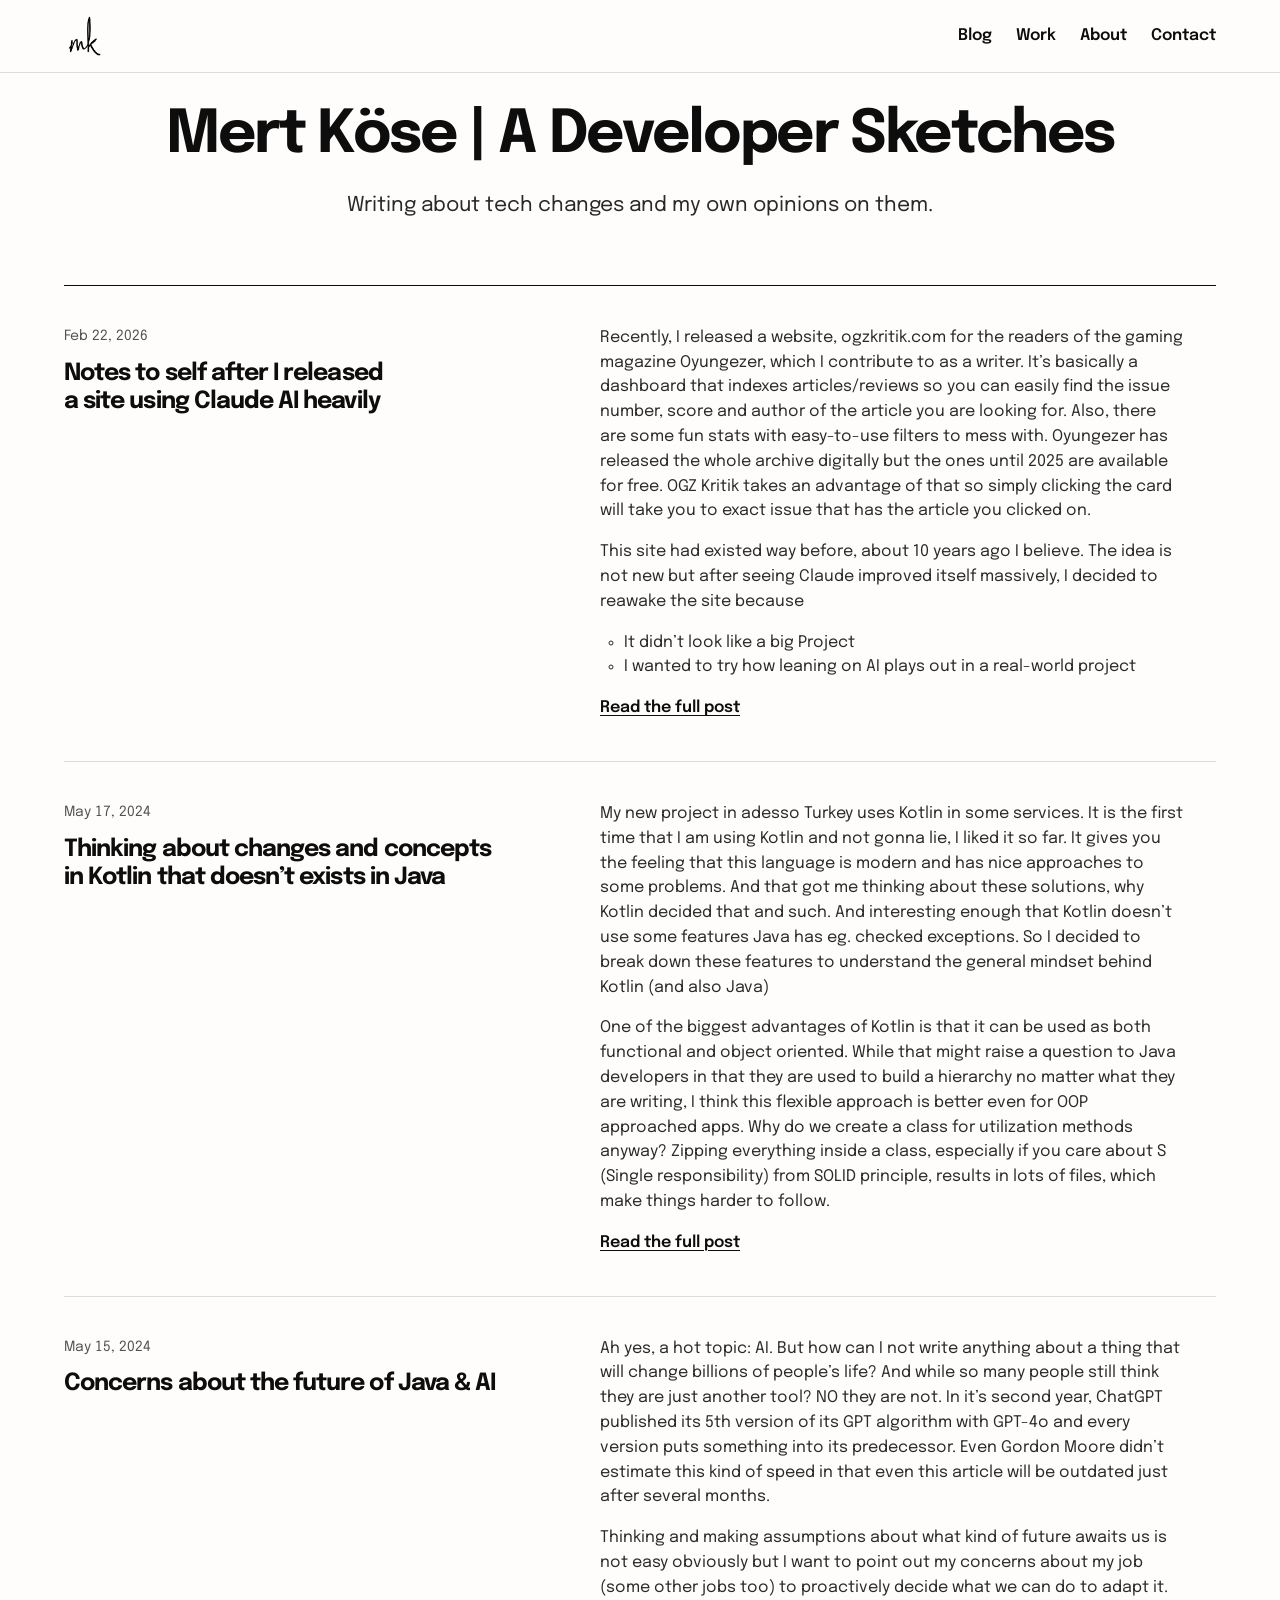
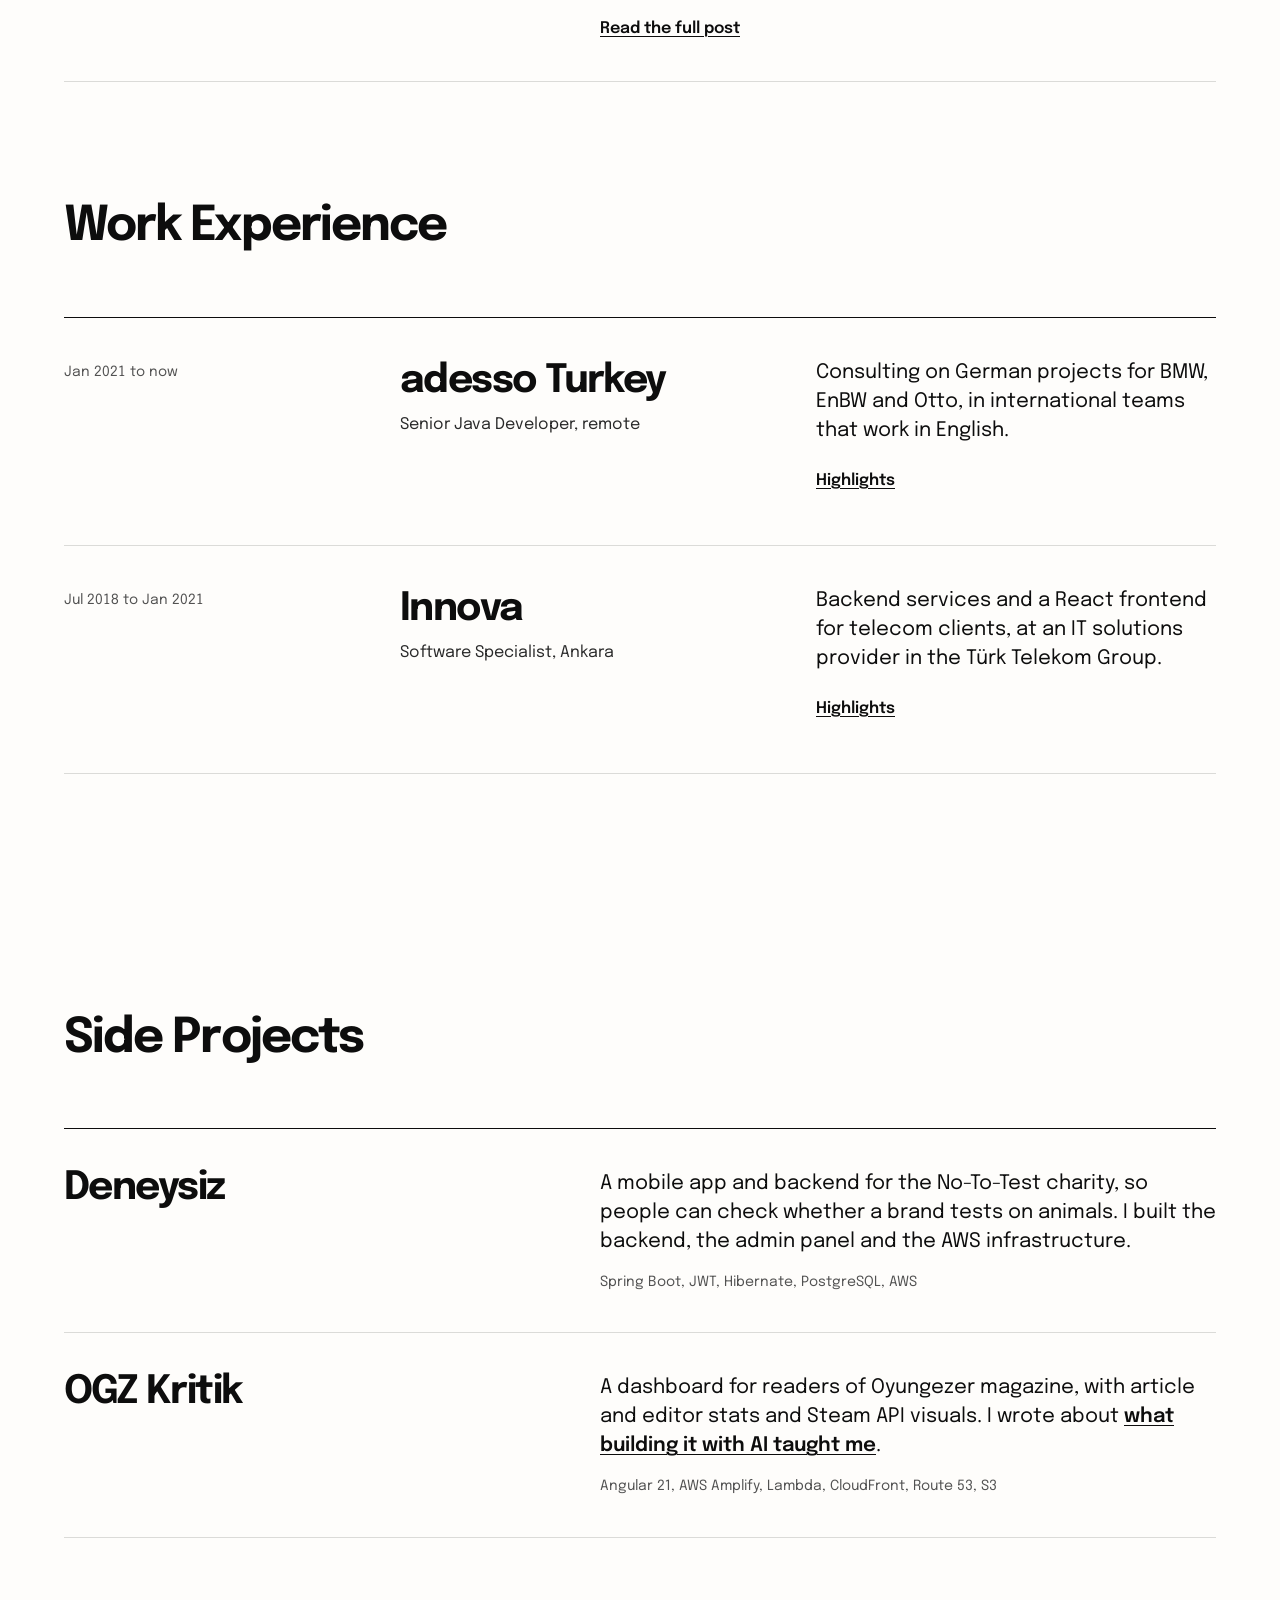
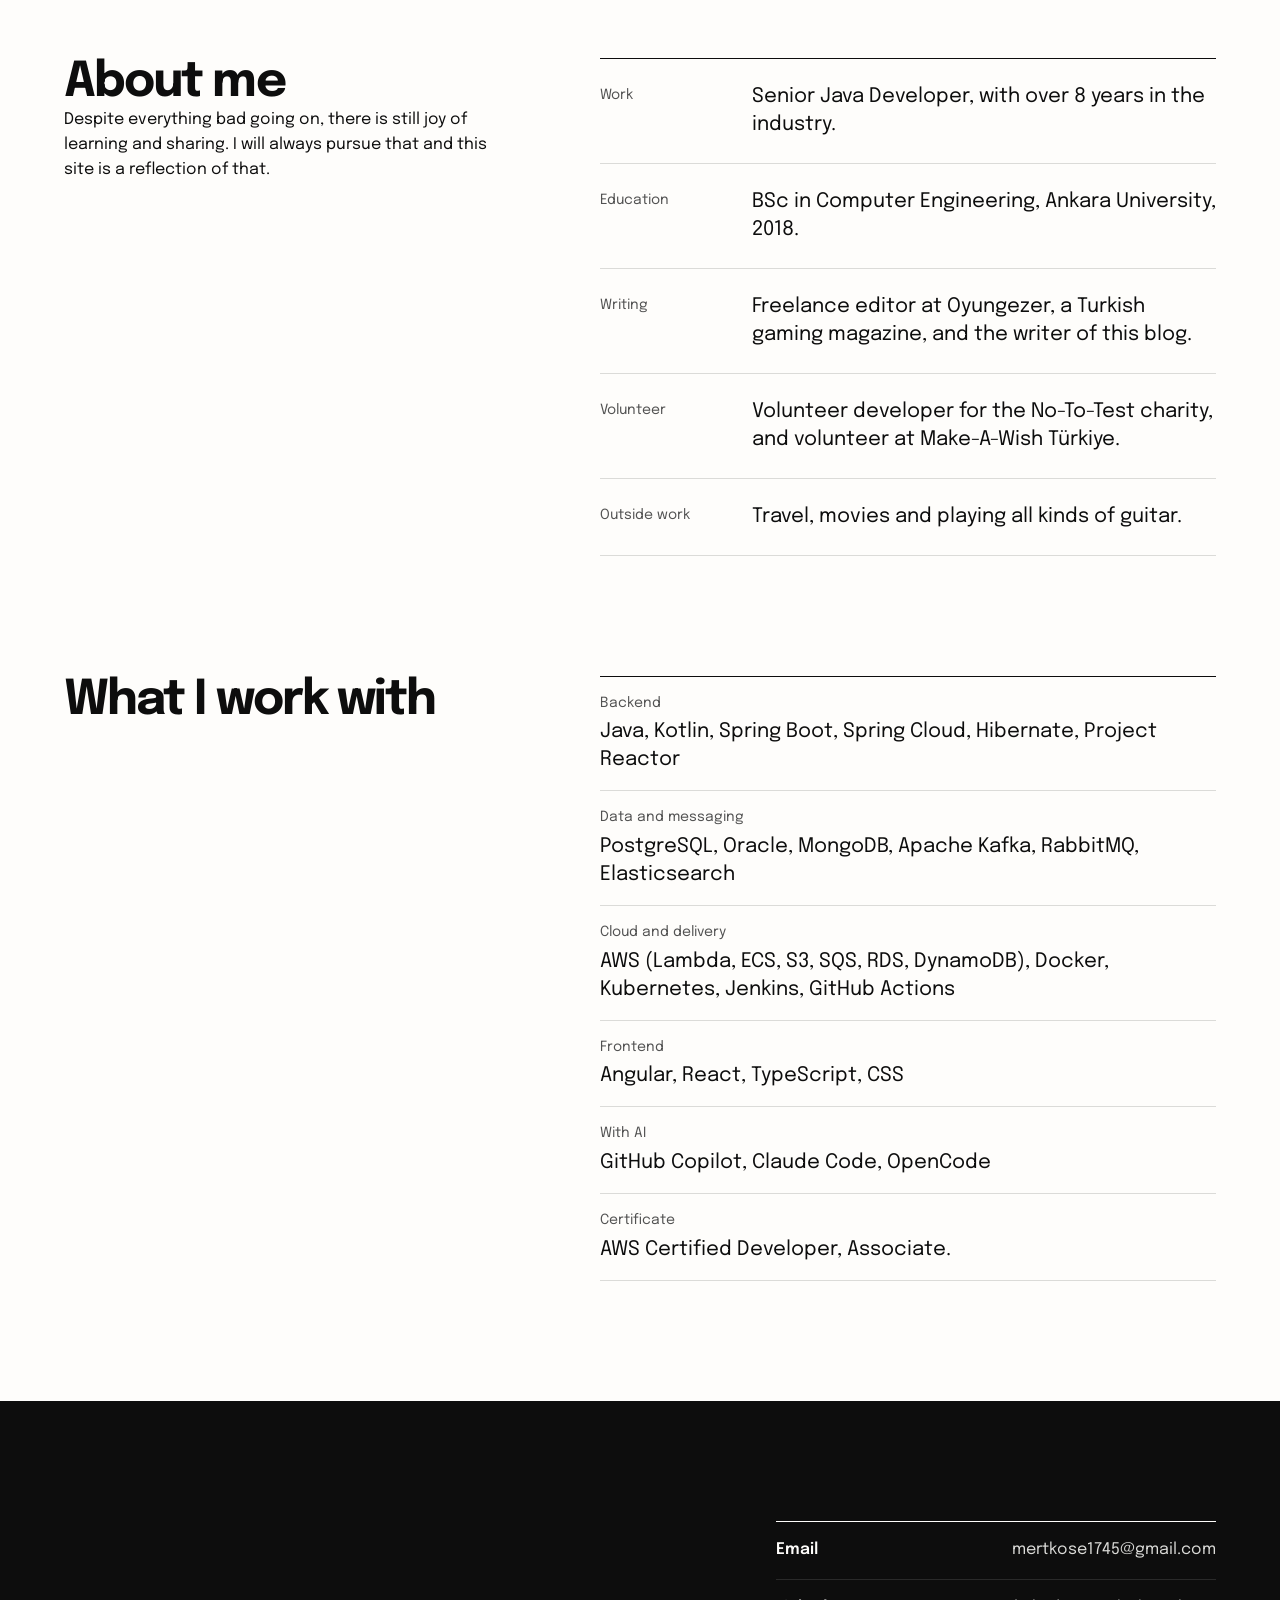
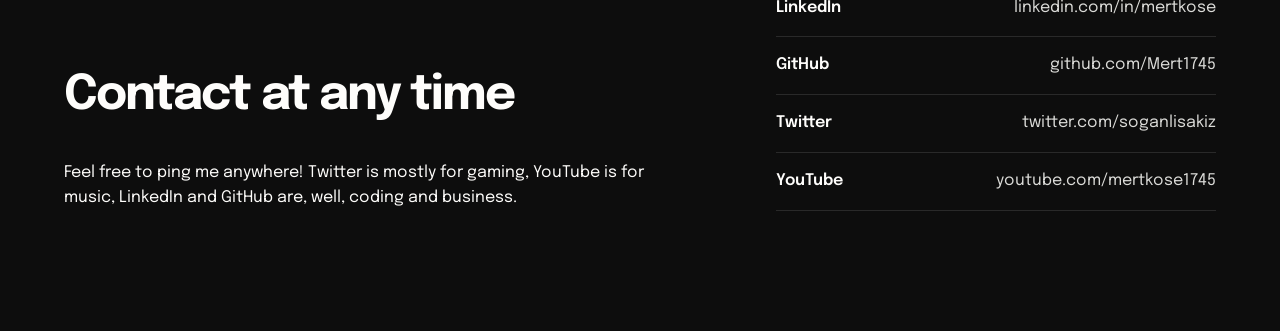
<file: index.html>
<!doctype html>
<html lang="en">
<head>
<meta charset="utf-8">
<meta name="viewport" content="width=device-width,initial-scale=1">
<title>Mert Köse | Developer Sketches</title>
<meta name="description" content="Mert Köse, Senior Java Developer, writing about tech changes and his own opinions on them.">
<link rel="icon" type="image/png" href="favicon.png">
<link rel="preconnect" href="https://fonts.googleapis.com"><link rel="preconnect" href="https://fonts.gstatic.com" crossorigin><link href="https://fonts.googleapis.com/css2?family=Epilogue:wght@400;600;700&amp;display=swap" rel="stylesheet">
<link rel="stylesheet" href="style.css?v=0147457a">
</head>
<body>
<a class="skip" href="#main">Skip to content</a>
<header class="nav">
  <div class="container nav__bar">
    <a class="nav__brand" href="index.html"><img src="logo.png" alt="Mert Köse, home" width="40" height="40"></a>
    <nav aria-label="Main" class="nav__links"><a href="index.html#blog">Blog</a><a href="index.html#work">Work</a><a href="index.html#about">About</a><a href="index.html#contact">Contact</a></nav>
  </div>
</header>
<main id="main">
<section class="hero" aria-labelledby="hero-title">
  <div class="container">
    <div class="hero__text">
      <h1 id="hero-title">Mert Köse | A Developer Sketches</h1>
      <p class="lead">Writing about tech changes and my own opinions on them.</p>
    </div>
    <div class="index" id="blog">
      <h2 class="visually-hidden">Blog</h2>
      <ol class="index__list">
      <li class="index__row index__row--lead"><div class="index__head"><time class="num" datetime="2026-02-22">Feb 22, 2026</time><h3><a href="posts/notes-to-self-after-i-released-a-site-using-claude-ai-heavily.html">Notes to self after I released a site using Claude AI heavily</a></h3></div><div class="index__main"><div class="index__excerpt"><p>Recently, I released a website, ogzkritik.com for the readers of the gaming magazine Oyungezer, which I contribute to as a writer. It’s basically a dashboard that indexes articles/reviews so you can easily find the issue number, score and author of the article you are looking for. Also, there are some fun stats with easy-to-use filters to mess with. Oyungezer has released the whole archive digitally but the ones until 2025 are available for free. OGZ Kritik takes an advantage of that so simply clicking the card will take you to exact issue that has the article you clicked on.</p>
<p>This site had existed way before, about 10 years ago I believe. The idea is not new but after seeing Claude improved itself massively, I decided to reawake the site because</p>
<ul>
<li>It didn’t look like a big Project</li>
<li>I wanted to try how leaning on AI plays out in a real-world project</li>
</ul></div><a class="index__more" href="posts/notes-to-self-after-i-released-a-site-using-claude-ai-heavily.html">Read the full post</a></div></li>
      <li class="index__row"><div class="index__head"><time class="num" datetime="2024-05-17">May 17, 2024</time><h3><a href="posts/thinking-about-changes-and-concepts-in-kotlin-that-doesnt-exists-in-java.html">Thinking about changes and concepts in Kotlin that doesn’t exists in Java</a></h3></div><div class="index__main"><div class="index__excerpt"><p>My new project in adesso Turkey uses Kotlin in some services. It is the first time that I am using Kotlin and not gonna lie, I liked it so far. It gives you the feeling that this language is modern and has nice approaches to some problems. And that got me thinking about these solutions, why Kotlin decided that and such. And interesting enough that Kotlin doesn’t use some features Java has eg. checked exceptions. So I decided to break down these features to understand the general mindset behind Kotlin (and also Java)</p>
<p>One of the biggest advantages of Kotlin is that it can be used as both functional and object oriented. While that might raise a question to Java developers in that they are used to build a hierarchy no matter what they are writing, I think this flexible approach is better even for OOP approached apps. Why do we create a class for utilization methods anyway? Zipping everything inside a class, especially if you care about S (Single responsibility) from SOLID principle, results in lots of files, which make things harder to follow.</p></div><a class="index__more" href="posts/thinking-about-changes-and-concepts-in-kotlin-that-doesnt-exists-in-java.html">Read the full post</a></div></li>
      <li class="index__row"><div class="index__head"><time class="num" datetime="2024-05-15">May 15, 2024</time><h3><a href="posts/concerns-about-the-future-of-java-ai.html">Concerns about the future of Java &amp; AI</a></h3></div><div class="index__main"><div class="index__excerpt"><p>Ah yes, a hot topic: AI. But how can I not write anything about a thing that will change billions of people’s life? And while so many people still think they are just another tool? NO they are not. In it’s second year, ChatGPT published its 5th version of its GPT algorithm with GPT-4o and every version puts something into its predecessor. Even Gordon Moore didn’t estimate this kind of speed in that even this article will be outdated just after several months.</p>
<p>Thinking and making assumptions about what kind of future awaits us is not easy obviously but I want to point out my concerns about my job (some other jobs too) to proactively decide what we can do to adapt it.</p></div><a class="index__more" href="posts/concerns-about-the-future-of-java-ai.html">Read the full post</a></div></li>
      </ol>
    </div>
  </div>
</section>

<section class="work" id="work" aria-labelledby="work-title">
  <div class="container">
    <h2 id="work-title">Work Experience</h2>
    <ol class="jobs">
      <li class="job">
        <p class="job__dates num">Jan 2021 to now</p>
        <div class="job__main">
          <h3>adesso Turkey</h3>
          <p class="job__role">Senior Java Developer, remote</p>
        </div>
        <div class="job__body">
          <p>Consulting on German projects for BMW, EnBW and Otto, in international teams that work in English.</p>
          <details>
            <summary>Highlights</summary>
            <ul>
              <li>Delivered two global BMW projects, used in 20+ countries, from architecture to deployment, with monitoring and operational reliability built in.</li>
              <li>Worked on a high-volume e-commerce platform that standardised product data for downstream systems across a 50M+ product catalogue.</li>
              <li>Migrated Kafka topics carrying 3.5 million records a day from AWS MSK to customer managed clusters.</li>
              <li>Moved 50+ database tables from on-premise Oracle to AWS PostgreSQL.</li>
              <li>Upgraded large microservices to Spring Boot 3 with asynchronous Kotlin and Java.</li>
              <li>Wrote Java 21 with 80%+ unit test coverage.</li>
              <li>Defined implementation-ready technical specifications that made AI-assisted development with GitHub Copilot and Claude Code efficient.</li>
            </ul>
          </details>
        </div>
      </li>
      <li class="job">
        <p class="job__dates num">Jul 2018 to Jan 2021</p>
        <div class="job__main">
          <h3>Innova</h3>
          <p class="job__role">Software Specialist, Ankara</p>
        </div>
        <div class="job__body">
          <p>Backend services and a React frontend for telecom clients, at an IT solutions provider in the Türk Telekom Group.</p>
          <details>
            <summary>Highlights</summary>
            <ul>
              <li>Built login mechanisms for highly scalable apps serving over 2 million daily users.</li>
              <li>Designed RabbitMQ-based data traffic to support a microservice architecture.</li>
              <li>Worked with PostgreSQL, Oracle and MongoDB databases holding over 8 million records.</li>
              <li>Rebuilt the application frontend with React, Next.js and TypeScript.</li>
            </ul>
          </details>
        </div>
      </li>
    </ol>
  </div>
</section>

<section class="projects" id="projects" aria-labelledby="projects-title">
  <div class="container">
    <h2 id="projects-title">Side Projects</h2>
    <ul class="builds">
      <li class="build">
        <h3>Deneysiz</h3>
        <div class="build__body">
          <p>A mobile app and backend for the No-To-Test charity, so people can check whether a brand tests on animals. I built the backend, the admin panel and the AWS infrastructure.</p>
          <p class="build__stack">Spring Boot, JWT, Hibernate, PostgreSQL, AWS</p>
        </div>
      </li>
      <li class="build">
        <h3><a href="https://ogzkritik.com">OGZ Kritik</a></h3>
        <div class="build__body">
          <p>A dashboard for readers of Oyungezer magazine, with article and editor stats and Steam API visuals. I wrote about <a href="posts/notes-to-self-after-i-released-a-site-using-claude-ai-heavily.html">what building it with AI taught me</a>.</p>
          <p class="build__stack">Angular 21, AWS Amplify, Lambda, CloudFront, Route 53, S3</p>
        </div>
      </li>
    </ul>
  </div>
</section>

<section class="skills" id="about" aria-labelledby="about-title">
  <div class="container about__grid">
    <div class="about__lead">
      <h2 id="about-title">About me</h2>
      <p>Despite everything bad going on, there is still joy of learning and sharing. I will always pursue that and this site is a reflection of that.</p>
    </div>
    <dl class="facts">
      <div><dt>Work</dt><dd>Senior Java Developer, with over 8 years in the industry.</dd></div>
      <div><dt>Education</dt><dd>BSc in Computer Engineering, Ankara University, 2018.</dd></div>
      <div><dt>Writing</dt><dd>Freelance editor at Oyungezer, a Turkish gaming magazine, and the writer of this blog.</dd></div>
      <div><dt>Volunteer</dt><dd>Volunteer developer for the No-To-Test charity, and volunteer at Make-A-Wish Türkiye.</dd></div>
      <div><dt>Outside work</dt><dd>Travel, movies and playing all kinds of guitar.</dd></div>
    </dl>
  </div>
</section>

  <section class="about" id="skills" aria-labelledby="skills-title">
    <div class="container skills__grid">
      <div class="skills__lead">
        <h2 id="skills-title">What I work with</h2>
      </div>
      <dl class="stack">
        <div><dt>Backend</dt><dd>Java, Kotlin, Spring Boot, Spring Cloud, Hibernate, Project Reactor</dd></div>
        <div><dt>Data and messaging</dt><dd>PostgreSQL, Oracle, MongoDB, Apache Kafka, RabbitMQ, Elasticsearch</dd></div>
        <div><dt>Cloud and delivery</dt><dd>AWS (Lambda, ECS, S3, SQS, RDS, DynamoDB), Docker, Kubernetes, Jenkins, GitHub Actions</dd></div>
        <div><dt>Frontend</dt><dd>Angular, React, TypeScript, CSS</dd></div>
        <div><dt>With AI</dt><dd>GitHub Copilot, Claude Code, OpenCode</dd></div>
        <div><dt>Certificate</dt><dd>AWS Certified Developer, Associate.</dd></div>
      </dl>
    </div>
  </section>

<section class="contact" id="contact" aria-labelledby="contact-title">
  <div class="container contact__grid">
    <div class="contact__lead">
      <h2 id="contact-title">Contact at any time</h2>
      <p>Feel free to ping me anywhere! Twitter is mostly for gaming, YouTube is for music, LinkedIn and GitHub are, well, coding and business.</p>
    </div>
    <ul class="links">
      <li><a href="mailto:mertkose1745@gmail.com"><span>Email</span><span class="links__handle">mertkose1745@gmail.com</span></a></li>
      <li><a href="https://www.linkedin.com/in/mertkose/"><span>LinkedIn</span><span class="links__handle">linkedin.com/in/mertkose</span></a></li>
      <li><a href="https://github.com/Mert1745"><span>GitHub</span><span class="links__handle">github.com/Mert1745</span></a></li>
      <li><a href="https://twitter.com/soganlisakiz"><span>Twitter</span><span class="links__handle">twitter.com/soganlisakiz</span></a></li>
      <li><a href="https://www.youtube.com/mertkose1745"><span>YouTube</span><span class="links__handle">youtube.com/mertkose1745</span></a></li>
    </ul>
  </div>
</section>
</main>
</body>
</html>
</file>
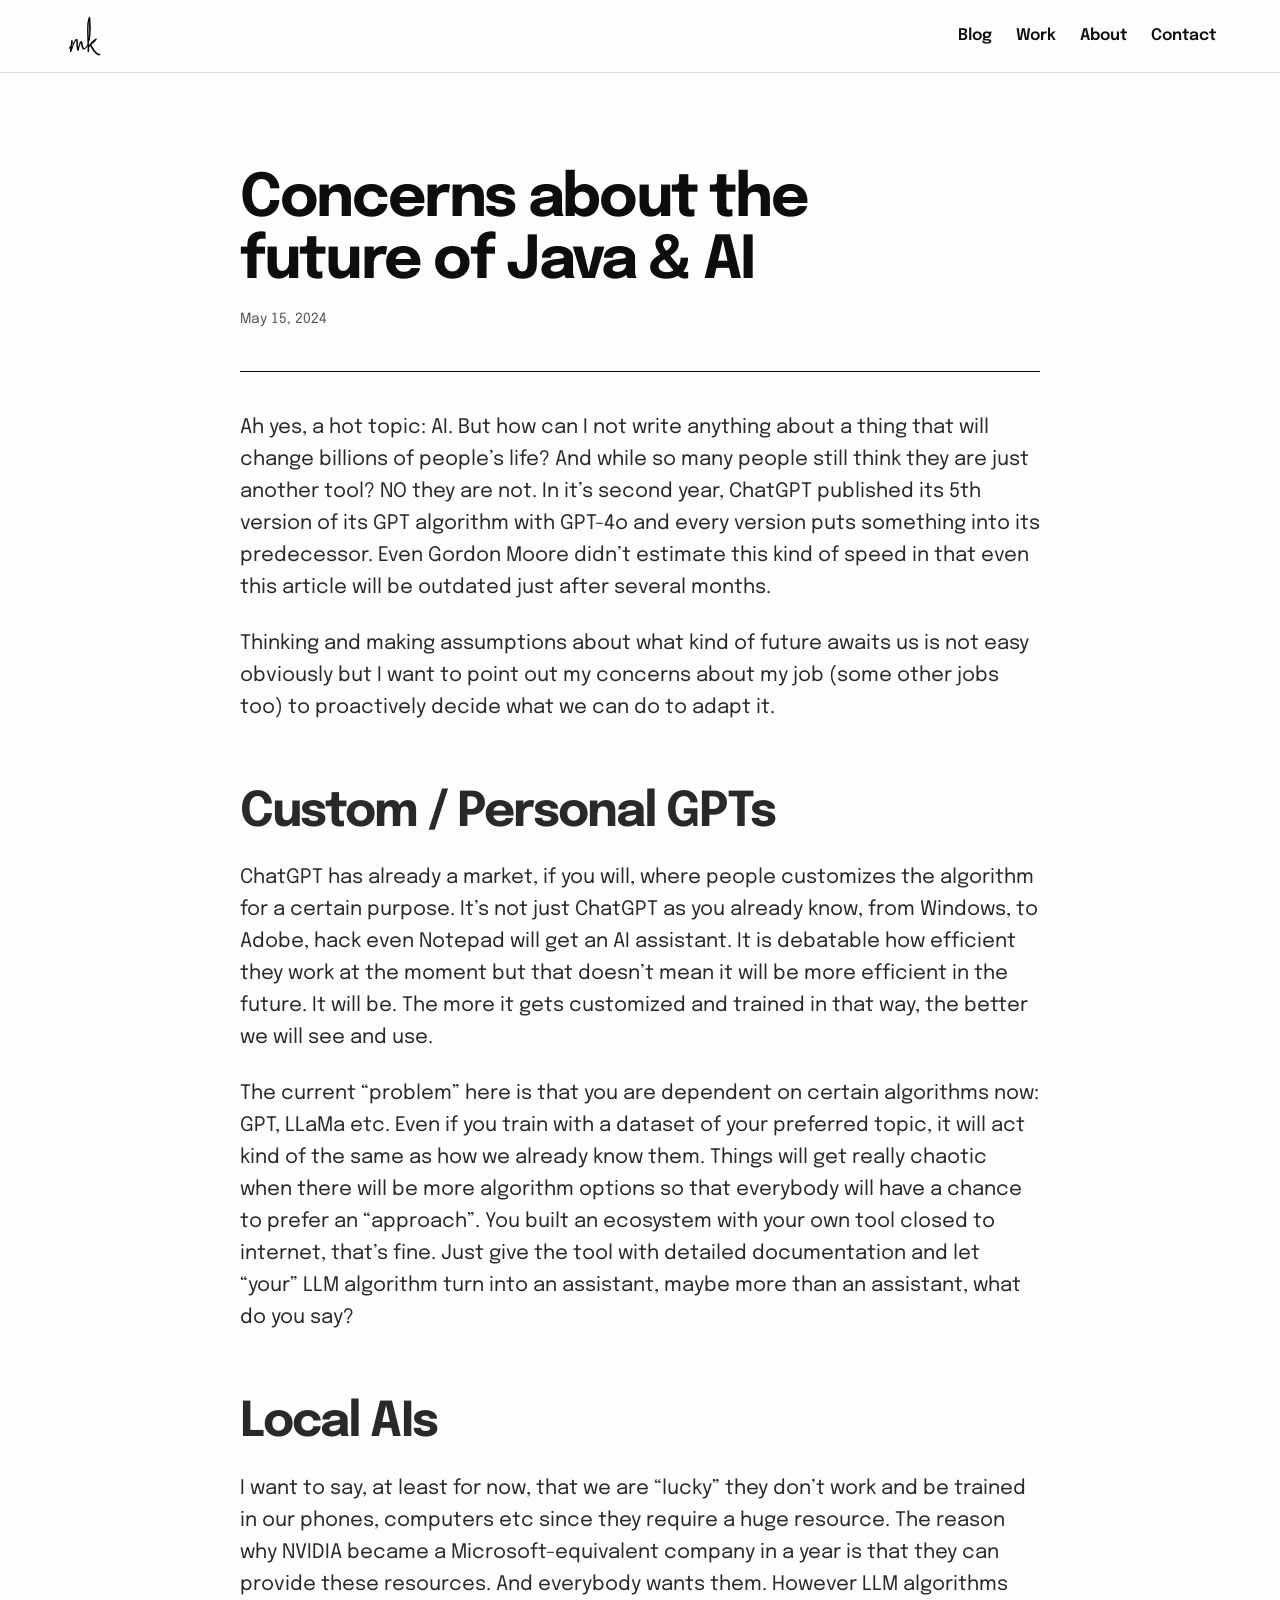
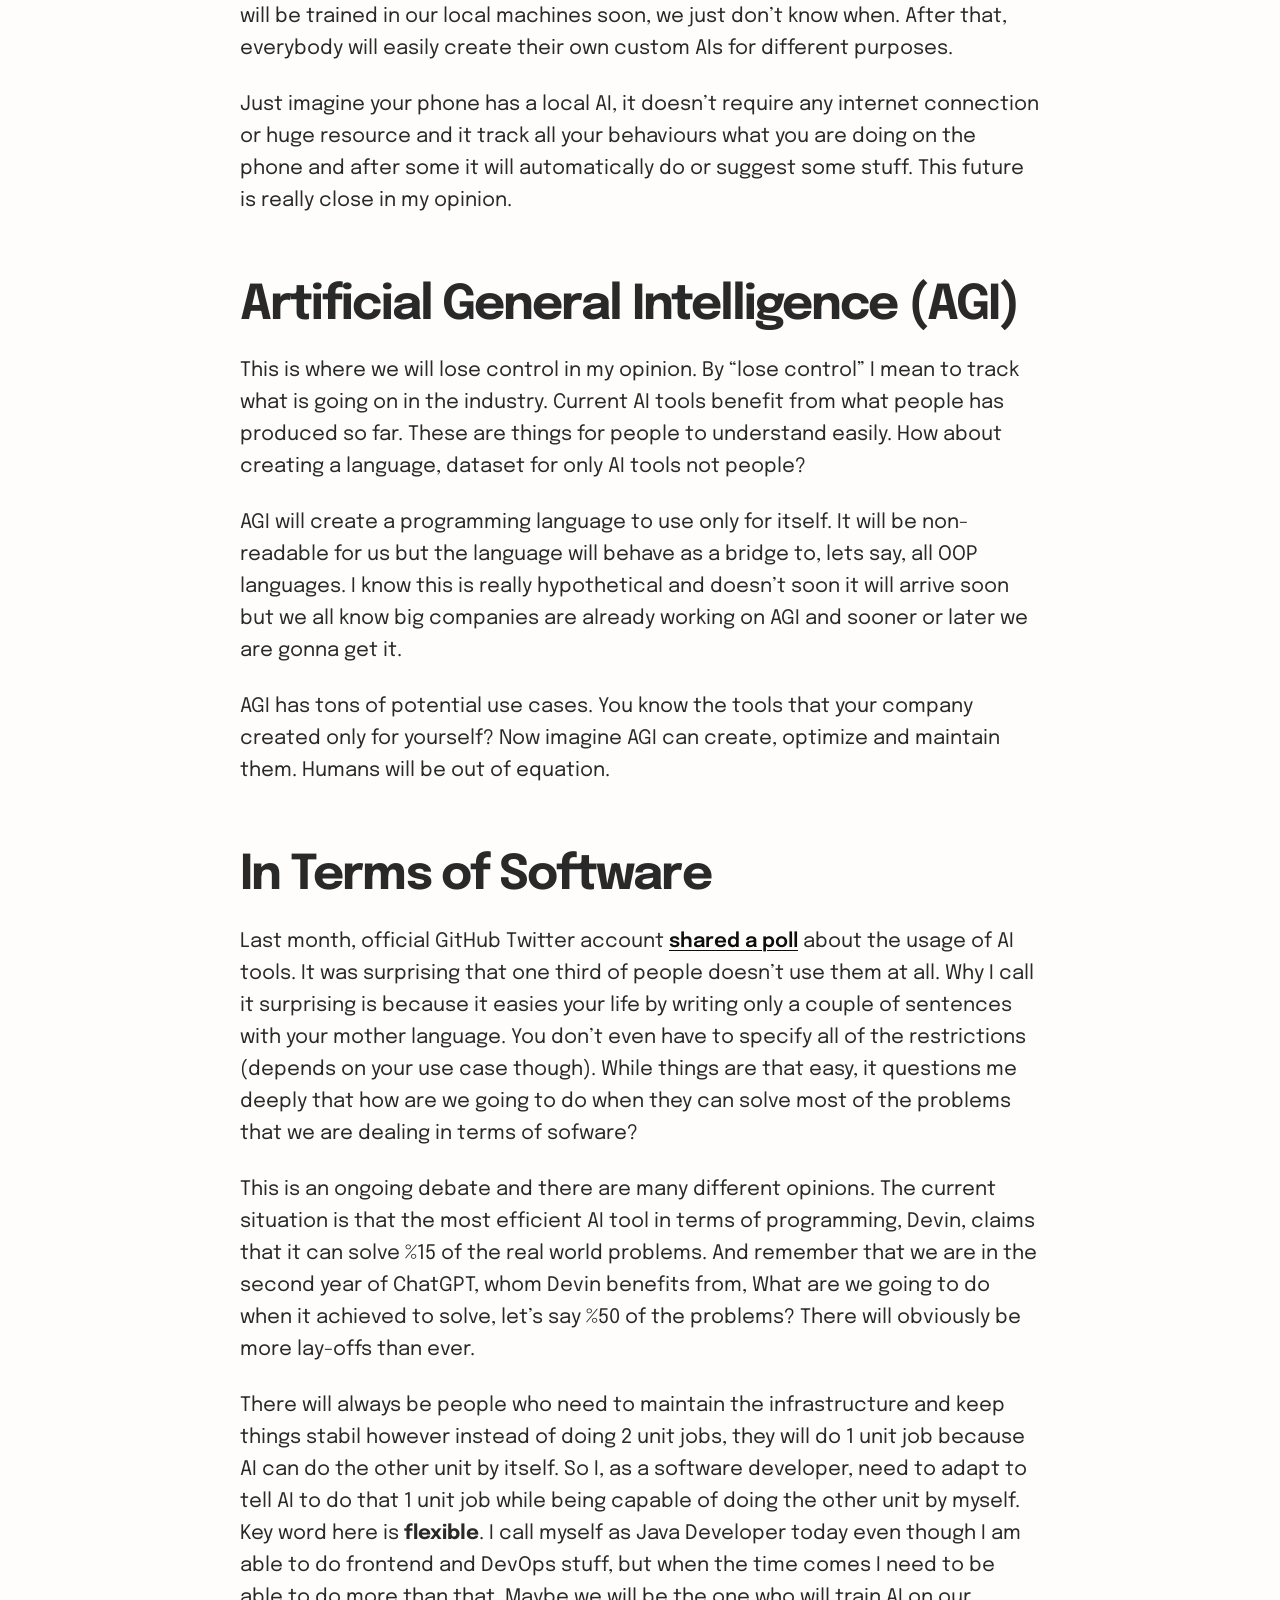
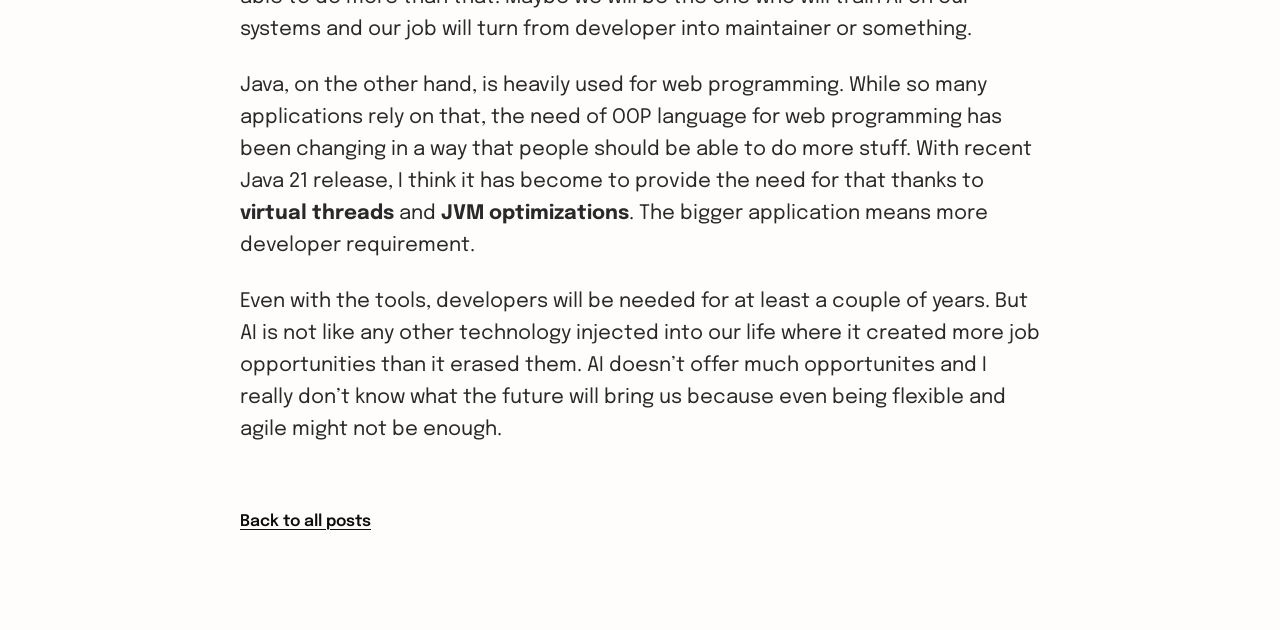
<file: posts/concerns-about-the-future-of-java-ai.html>
<!doctype html>
<html lang="en">
<head>
<meta charset="utf-8">
<meta name="viewport" content="width=device-width,initial-scale=1">
<title>Concerns about the future of Java &amp; AI | Mert Köse</title>
<meta name="description" content="My concerns about the future of Java and the effect of AI on developer jobs.">
<link rel="icon" type="image/png" href="../favicon.png">
<link rel="preconnect" href="https://fonts.googleapis.com"><link rel="preconnect" href="https://fonts.gstatic.com" crossorigin><link href="https://fonts.googleapis.com/css2?family=Epilogue:wght@400;600;700&amp;display=swap" rel="stylesheet">
<link rel="stylesheet" href="../style.css?v=0147457a">
</head>
<body>
<a class="skip" href="#main">Skip to content</a>
<header class="nav">
  <div class="container nav__bar">
    <a class="nav__brand" href="../index.html"><img src="../logo.png" alt="Mert Köse, home" width="40" height="40"></a>
    <nav aria-label="Main" class="nav__links"><a href="../index.html#blog">Blog</a><a href="../index.html#work">Work</a><a href="../index.html#about">About</a><a href="../index.html#contact">Contact</a></nav>
  </div>
</header>
<main id="main">
<article class="article">
  <div class="container container--text">
    <header class="article__head"><h1>Concerns about the future of Java &amp; AI</h1><p class="article__date"><time class="num" datetime="2024-05-15">May 15, 2024</time></p></header>
    <div class="article__body">
<p>Ah yes, a hot topic: AI. But how can I not write anything about a thing that will change billions of people’s life? And while so many people still think they are just another tool? NO they are not. In it’s second year, ChatGPT published its 5th version of its GPT algorithm with GPT-4o and every version puts something into its predecessor. Even Gordon Moore didn’t estimate this kind of speed in that even this article will be outdated just after several months.</p>
<p>Thinking and making assumptions about what kind of future awaits us is not easy obviously but I want to point out my concerns about my job (some other jobs too) to proactively decide what we can do to adapt it.</p>
<h2>Custom / Personal GPTs</h2>
<p>ChatGPT has already a market, if you will, where people customizes the algorithm for a certain purpose. It’s not just ChatGPT as you already know, from Windows, to Adobe, hack even Notepad will get an AI assistant. It is debatable how efficient they work at the moment but that doesn’t mean it will be more efficient in the future. It will be. The more it gets customized and trained in that way, the better we will see and use.</p>
<p>The current “problem” here is that you are dependent on certain algorithms now: GPT, LLaMa etc. Even if you train with a dataset of your preferred topic, it will act kind of the same as how we already know them. Things will get really chaotic when there will be more algorithm options so that everybody will have a chance to prefer an “approach”. You built an ecosystem with your own tool closed to internet, that’s fine. Just give the tool with detailed documentation and let “your” LLM algorithm turn into an assistant, maybe more than an assistant, what do you say?</p>
<h2>Local AIs</h2>
<p>I want to say, at least for now, that we are “lucky” they don’t work and be trained in our phones, computers etc since they require a huge resource. The reason why NVIDIA became a Microsoft-equivalent company in a year is that they can provide these resources. And everybody wants them. However LLM algorithms will be trained in our local machines soon, we just don’t know when. After that, everybody will easily create their own custom AIs for different purposes.</p>
<p>Just imagine your phone has a local AI, it doesn’t require any internet connection or huge resource and it track all your behaviours what you are doing on the phone and after some it will automatically do or suggest some stuff. This future is really close in my opinion.</p>
<h2>Artificial General Intelligence (AGI)</h2>
<p>This is where we will lose control in my opinion. By “lose control” I mean to track what is going on in the industry. Current AI tools benefit from what people has produced so far. These are things for people to understand easily. How about creating a language, dataset for only AI tools not people?</p>
<p>AGI will create a programming language to use only for itself. It will be non-readable for us but the language will behave as a bridge to, lets say, all OOP languages. I know this is really hypothetical and doesn’t soon it will arrive soon but we all know big companies are already working on AGI and sooner or later we are gonna get it.</p>
<p>AGI has tons of potential use cases. You know the tools that your company created only for yourself? Now imagine AGI can create, optimize and maintain them. Humans will be out of equation.</p>
<h2>In Terms of Software</h2>
<p>Last month, official GitHub Twitter account <a href="https://twitter.com/github/status/1777781679798845636">shared a poll</a> about the usage of AI tools. It was surprising that one third of people doesn’t use them at all. Why I call it surprising is because it easies your life by writing only a couple of sentences with your mother language. You don’t even have to specify all of the restrictions (depends on your use case though). While things are that easy, it questions me deeply that how are we going to do when they can solve most of the problems that we are dealing in terms of sofware?</p>
<p>This is an ongoing debate and there are many different opinions. The current situation is that the most efficient AI tool in terms of programming, Devin, claims that it can solve %15 of the real world problems. And remember that we are in the second year of ChatGPT, whom Devin benefits from, What are we going to do when it achieved to solve, let’s say %50 of the problems? There will obviously be more lay-offs than ever.</p>
<p>There will always be people who need to maintain the infrastructure and keep things stabil however instead of doing 2 unit jobs, they will do 1 unit job because AI can do the other unit by itself. So I, as a software developer, need to adapt to tell AI to do that 1 unit job while being capable of doing the other unit by myself. Key word here is <strong>flexible</strong>. I call myself as Java Developer today even though I am able to do frontend and DevOps stuff, but when the time comes I need to be able to do more than that. Maybe we will be the one who will train AI on our systems and our job will turn from developer into maintainer or something.</p>
<p>Java, on the other hand, is heavily used for web programming. While so many applications rely on that, the need of OOP language for web programming has been changing in a way that people should be able to do more stuff. With recent Java 21 release, I think it has become to provide the need for that thanks to <strong>virtual threads</strong> and <strong>JVM optimizations</strong>. The bigger application means more developer requirement.</p>
<p>Even with the tools, developers will be needed for at least a couple of years. But AI is not like any other technology injected into our life where it created more job opportunities than it erased them. AI doesn’t offer much opportunites and I really don’t know what the future will bring us because even being flexible and agile might not be enough.</p>
    </div>
    <p class="article__back"><a href="../index.html#blog">Back to all posts</a></p>
  </div>
</article>
</main>
</body>
</html>
</file>
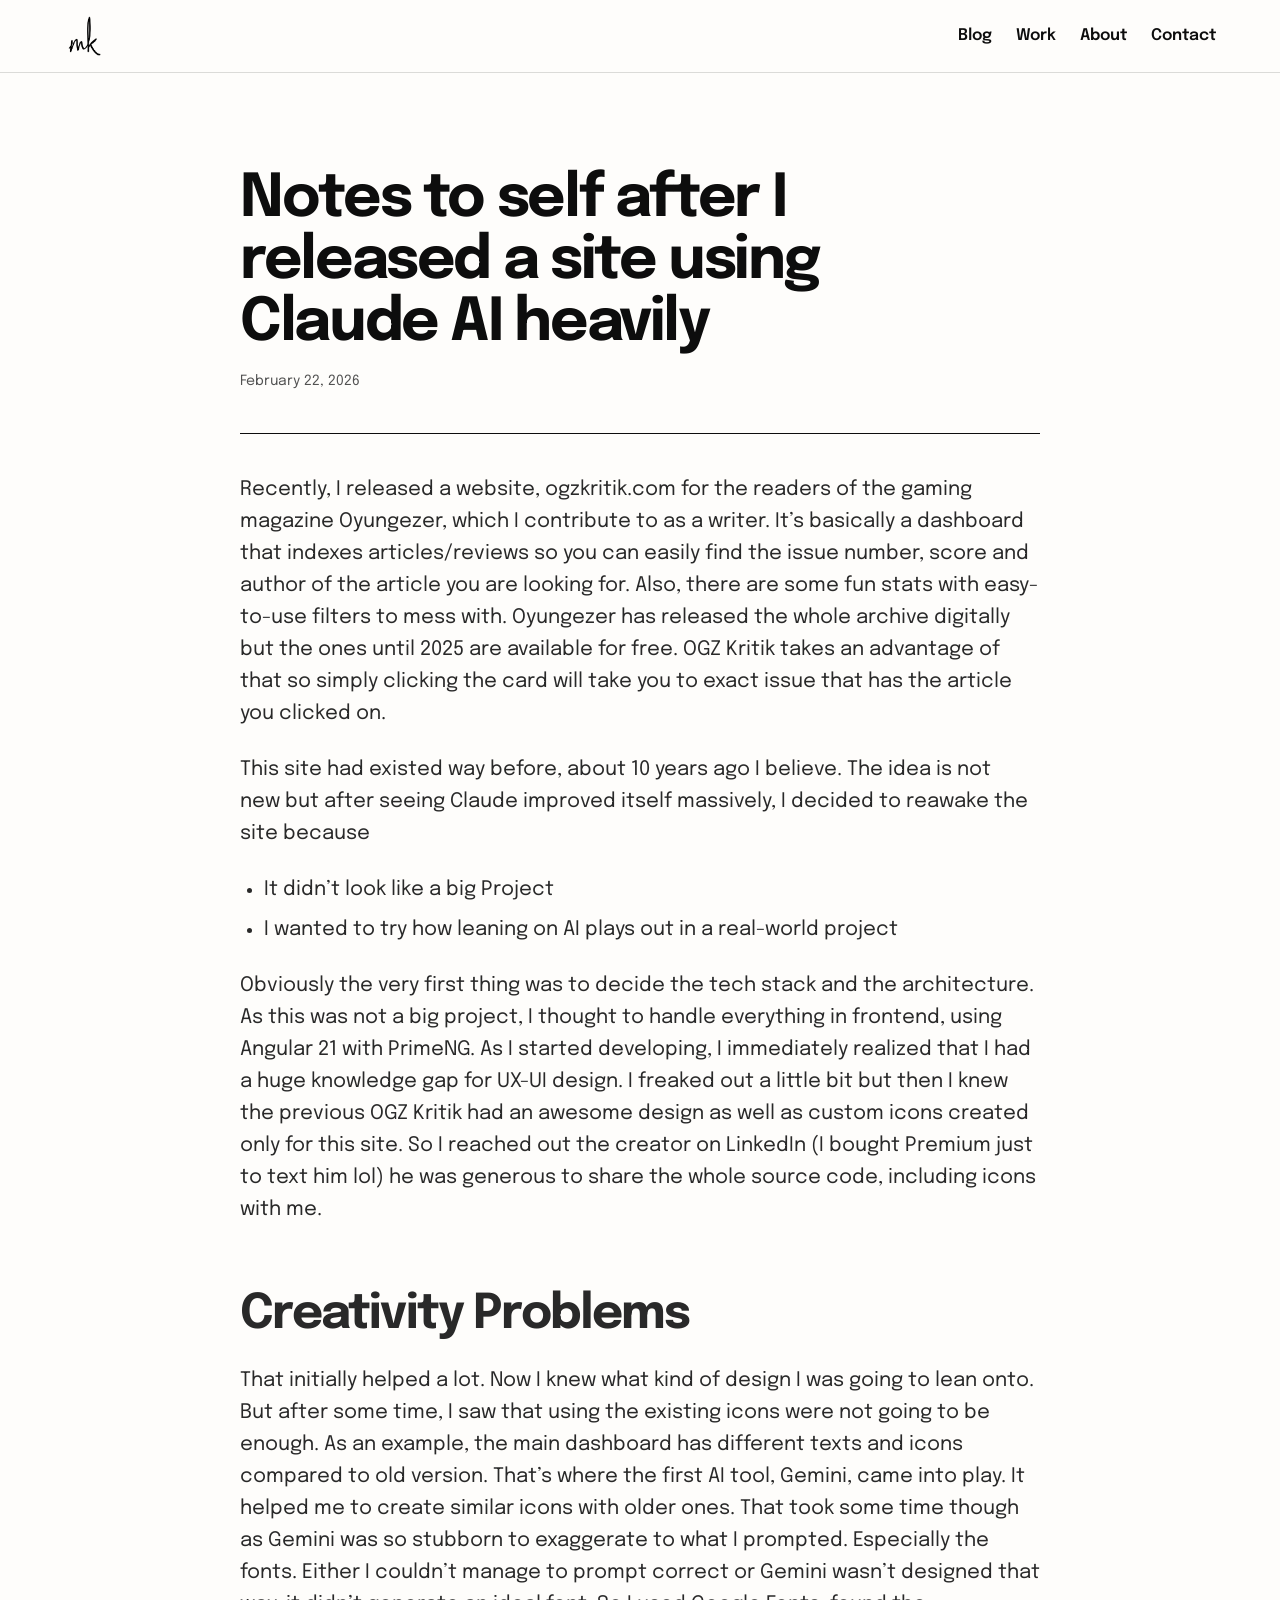
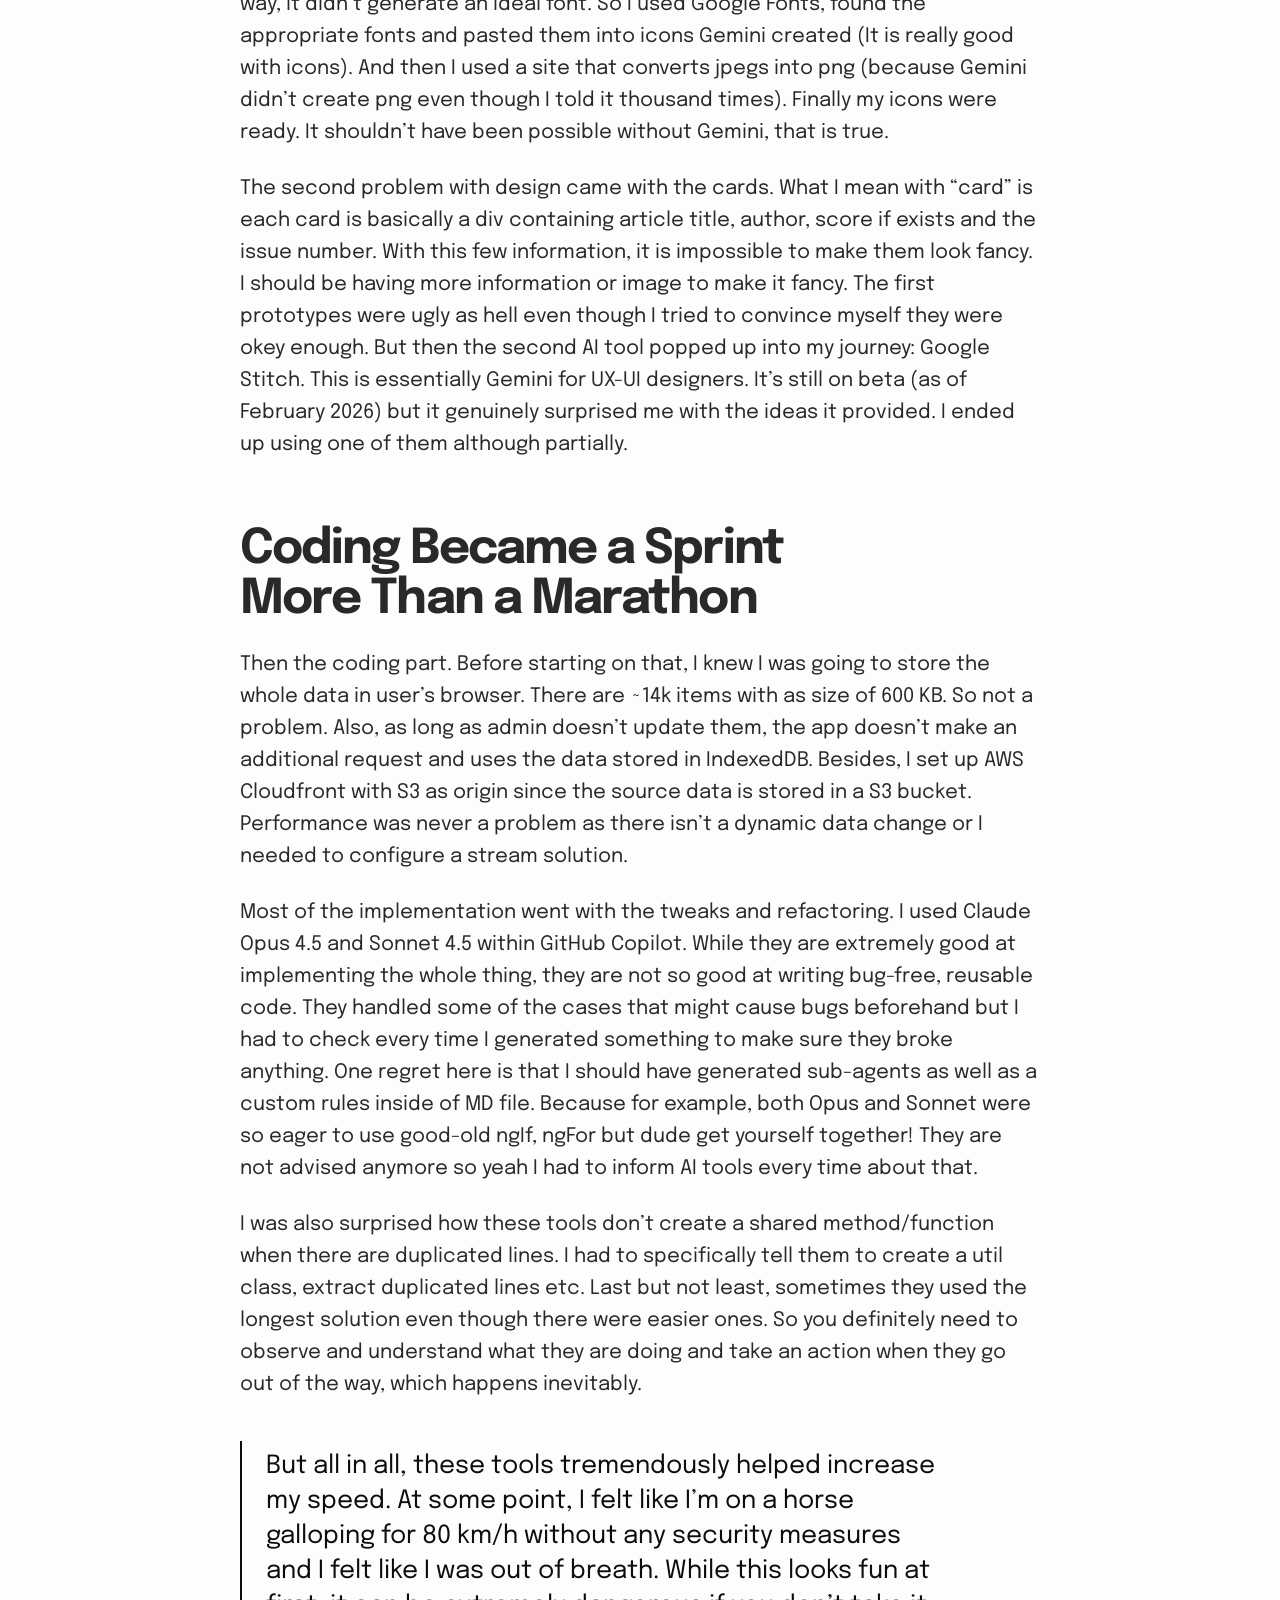
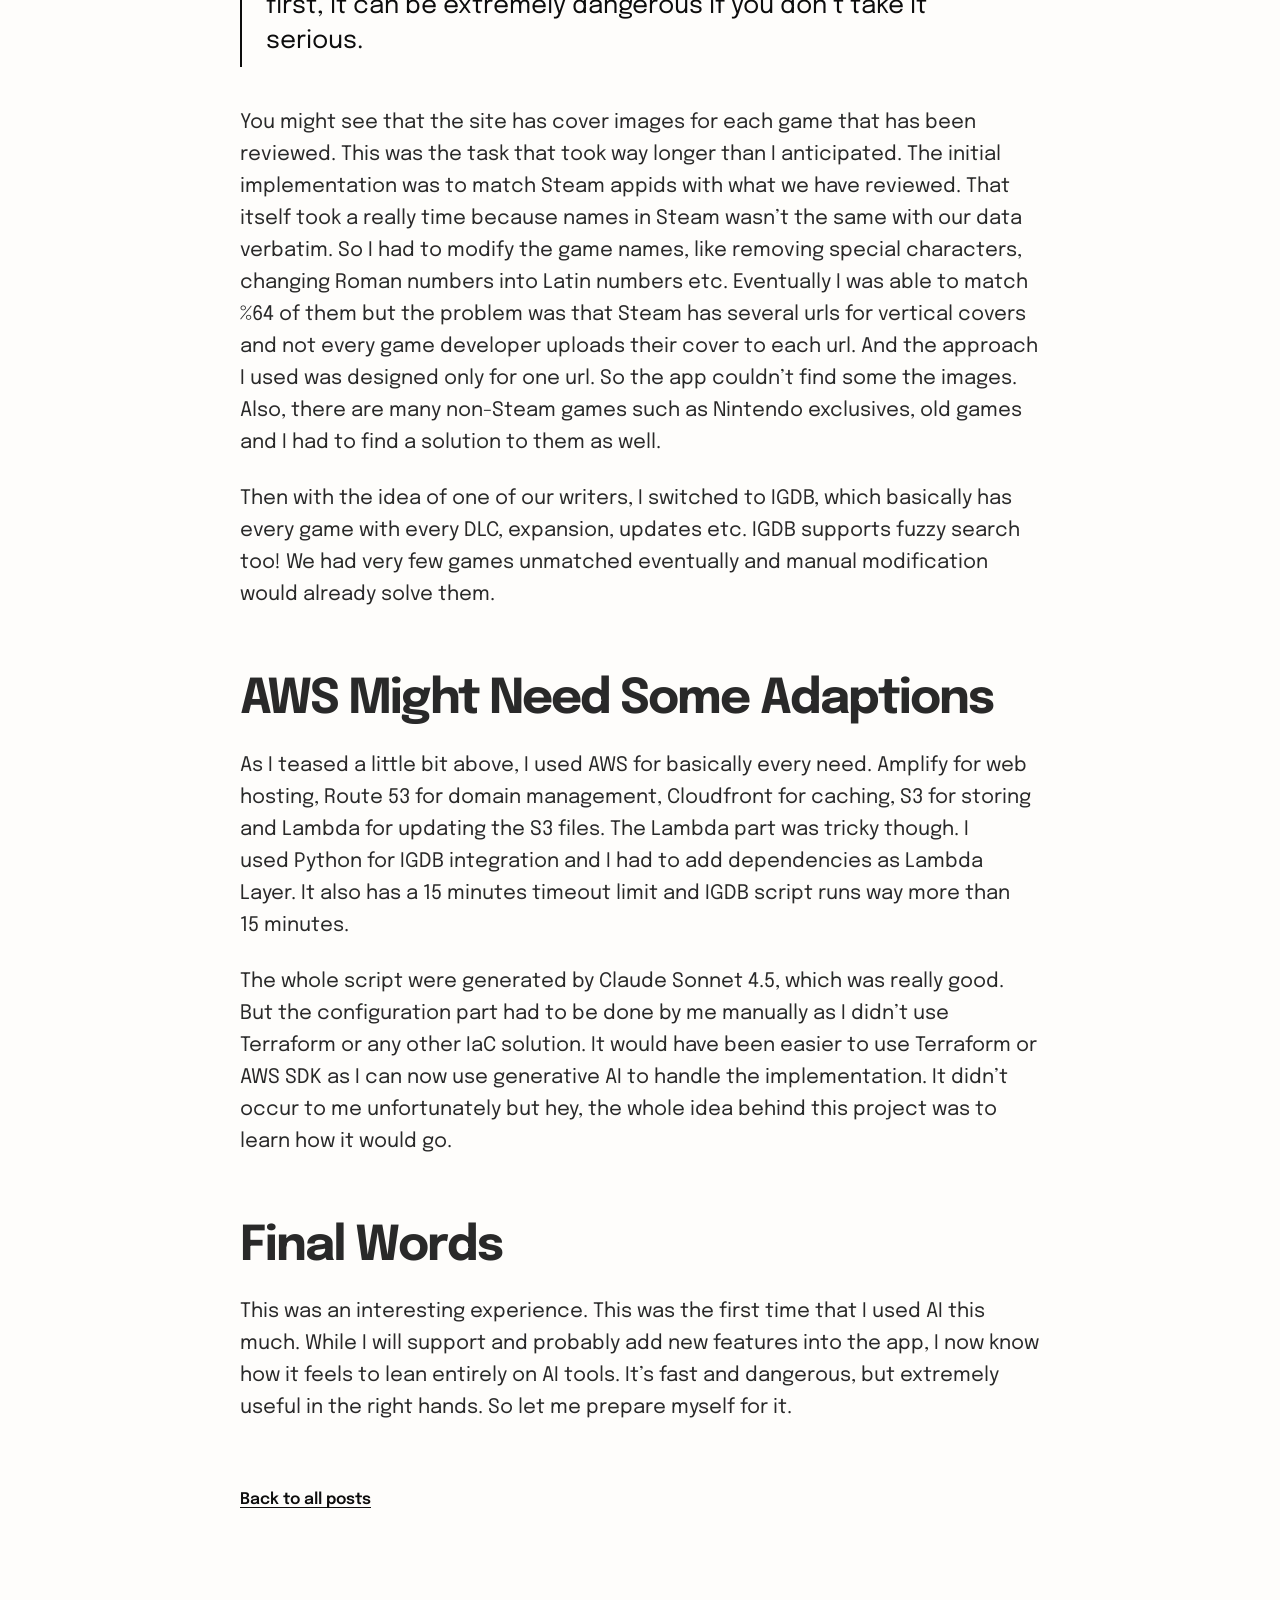
<file: posts/notes-to-self-after-i-released-a-site-using-claude-ai-heavily.html>
<!doctype html>
<html lang="en">
<head>
<meta charset="utf-8">
<meta name="viewport" content="width=device-width,initial-scale=1">
<title>Notes to self after I released a site using Claude AI heavily | Mert Köse</title>
<meta name="description" content="How I rebuilt ogzkritik.com, a dashboard for Oyungezer reviews, and what I learned using AI heavily.">
<link rel="icon" type="image/png" href="../favicon.png">
<link rel="preconnect" href="https://fonts.googleapis.com"><link rel="preconnect" href="https://fonts.gstatic.com" crossorigin><link href="https://fonts.googleapis.com/css2?family=Epilogue:wght@400;600;700&amp;display=swap" rel="stylesheet">
<link rel="stylesheet" href="../style.css?v=0147457a">
</head>
<body>
<a class="skip" href="#main">Skip to content</a>
<header class="nav">
  <div class="container nav__bar">
    <a class="nav__brand" href="../index.html"><img src="../logo.png" alt="Mert Köse, home" width="40" height="40"></a>
    <nav aria-label="Main" class="nav__links"><a href="../index.html#blog">Blog</a><a href="../index.html#work">Work</a><a href="../index.html#about">About</a><a href="../index.html#contact">Contact</a></nav>
  </div>
</header>
<main id="main">
<article class="article">
  <div class="container container--text">
    <header class="article__head"><h1>Notes to self after I released a site using Claude AI heavily</h1><p class="article__date"><time class="num" datetime="2026-02-22">February 22, 2026</time></p></header>
    <div class="article__body">
<p>Recently, I released a website, ogzkritik.com for the readers of the gaming magazine Oyungezer, which I contribute to as a writer. It’s basically a dashboard that indexes articles/reviews so you can easily find the issue number, score and author of the article you are looking for. Also, there are some fun stats with easy-to-use filters to mess with. Oyungezer has released the whole archive digitally but the ones until 2025 are available for free. OGZ Kritik takes an advantage of that so simply clicking the card will take you to exact issue that has the article you clicked on.</p>
<p>This site had existed way before, about 10 years ago I believe. The idea is not new but after seeing Claude improved itself massively, I decided to reawake the site because</p>
<ul>
<li>It didn’t look like a big Project</li>
<li>I wanted to try how leaning on AI plays out in a real-world project</li>
</ul>
<p>Obviously the very first thing was to decide the tech stack and the architecture. As this was not a big project, I thought to handle everything in frontend, using Angular 21 with PrimeNG. As I started developing, I immediately realized that I had a huge knowledge gap for UX-UI design. I freaked out a little bit but then I knew the previous OGZ Kritik had an awesome design as well as custom icons created only for this site. So I reached out the creator on LinkedIn (I bought Premium just to text him lol) he was generous to share the whole source code, including icons with me.</p>
<h2>Creativity Problems</h2>
<p>That initially helped a lot. Now I knew what kind of design I was going to lean onto. But after some time, I saw that using the existing icons were not going to be enough. As an example, the main dashboard has different texts and icons compared to old version. That’s where the first AI tool, Gemini, came into play. It helped me to create similar icons with older ones. That took some time though as Gemini was so stubborn to exaggerate to what I prompted. Especially the fonts. Either I couldn’t manage to prompt correct or Gemini wasn’t designed that way, it didn’t generate an ideal font. So I used Google Fonts, found the appropriate fonts and pasted them into icons Gemini created (It is really good with icons). And then I used a site that converts jpegs into png (because Gemini didn’t create png even though I told it thousand times). Finally my icons were ready. It shouldn’t have been possible without Gemini, that is true.</p>
<p>The second problem with design came with the cards. What I mean with “card” is each card is basically a div containing article title, author, score if exists and the issue number. With this few information, it is impossible to make them look fancy. I should be having more information or image to make it fancy. The first prototypes were ugly as hell even though I tried to convince myself they were okey enough. But then the second AI tool popped up into my journey: Google Stitch. This is essentially Gemini for UX-UI designers. It’s still on beta (as of February 2026) but it genuinely surprised me with the ideas it provided. I ended up using one of them although partially.</p>
<h2>Coding Became a Sprint More Than a Marathon</h2>
<p>Then the coding part. Before starting on that, I knew I was going to store the whole data in user’s browser. There are ~14k items with as size of 600 KB. So not a problem. Also, as long as admin doesn’t update them, the app doesn’t make an additional request and uses the data stored in IndexedDB. Besides, I set up AWS Cloudfront with S3 as origin since the source data is stored in a S3 bucket. Performance was never a problem as there isn’t a dynamic data change or I needed to configure a stream solution.</p>
<p>Most of the implementation went with the tweaks and refactoring. I used Claude Opus 4.5 and Sonnet 4.5 within GitHub Copilot. While they are extremely good at implementing the whole thing, they are not so good at writing bug-free, reusable code. They handled some of the cases that might cause bugs beforehand but I had to check every time I generated something to make sure they broke anything. One regret here is that I should have generated sub-agents as well as a custom rules inside of MD file. Because for example, both Opus and Sonnet were so eager to use good-old ngIf, ngFor but dude get yourself together! They are not advised anymore so yeah I had to inform AI tools every time about that.</p>
<p>I was also surprised how these tools don’t create a shared method/function when there are duplicated lines. I had to specifically tell them to create a util class, extract duplicated lines etc. Last but not least, sometimes they used the longest solution even though there were easier ones. So you definitely need to observe and understand what they are doing and take an action when they go out of the way, which happens inevitably.</p>
<blockquote>But all in all, these tools tremendously helped increase my speed. At some point, I felt like I’m on a horse galloping for 80 km/h without any security measures and I felt like I was out of breath. While this looks fun at first, it can be extremely dangerous if you don’t take it serious.</blockquote>
<p>You might see that the site has cover images for each game that has been reviewed. This was the task that took way longer than I anticipated. The initial implementation was to match Steam appids with what we have reviewed. That itself took a really time because names in Steam wasn’t the same with our data verbatim. So I had to modify the game names, like removing special characters, changing Roman numbers into Latin numbers etc. Eventually I was able to match %64 of them but the problem was that Steam has several urls for vertical covers and not every game developer uploads their cover to each url. And the approach I used was designed only for one url. So the app couldn’t find some the images. Also, there are many non-Steam games such as Nintendo exclusives, old games and I had to find a solution to them as well.</p>
<p>Then with the idea of one of our writers, I switched to IGDB, which basically has every game with every DLC, expansion, updates etc. IGDB supports fuzzy search too! We had very few games unmatched eventually and manual modification would already solve them.</p>
<h2>AWS Might Need Some Adaptions</h2>
<p>As I teased a little bit above, I used AWS for basically every need. Amplify for web hosting, Route 53 for domain management, Cloudfront for caching, S3 for storing and Lambda for updating the S3 files. The Lambda part was tricky though. I used Python for IGDB integration and I had to add dependencies as Lambda Layer. It also has a 15 minutes timeout limit and IGDB script runs way more than 15 minutes.</p>
<p>The whole script were generated by Claude Sonnet 4.5, which was really good. But the configuration part had to be done by me manually as I didn’t use Terraform or any other IaC solution. It would have been easier to use Terraform or AWS SDK as I can now use generative AI to handle the implementation. It didn’t occur to me unfortunately but hey, the whole idea behind this project was to learn how it would go.</p>
<h2>Final Words</h2>
<p>This was an interesting experience. This was the first time that I used AI this much. While I will support and probably add new features into the app, I now know how it feels to lean entirely on AI tools. It’s fast and dangerous, but extremely useful in the right hands. So let me prepare myself for it.</p>
    </div>
    <p class="article__back"><a href="../index.html#blog">Back to all posts</a></p>
  </div>
</article>
</main>
</body>
</html>
</file>
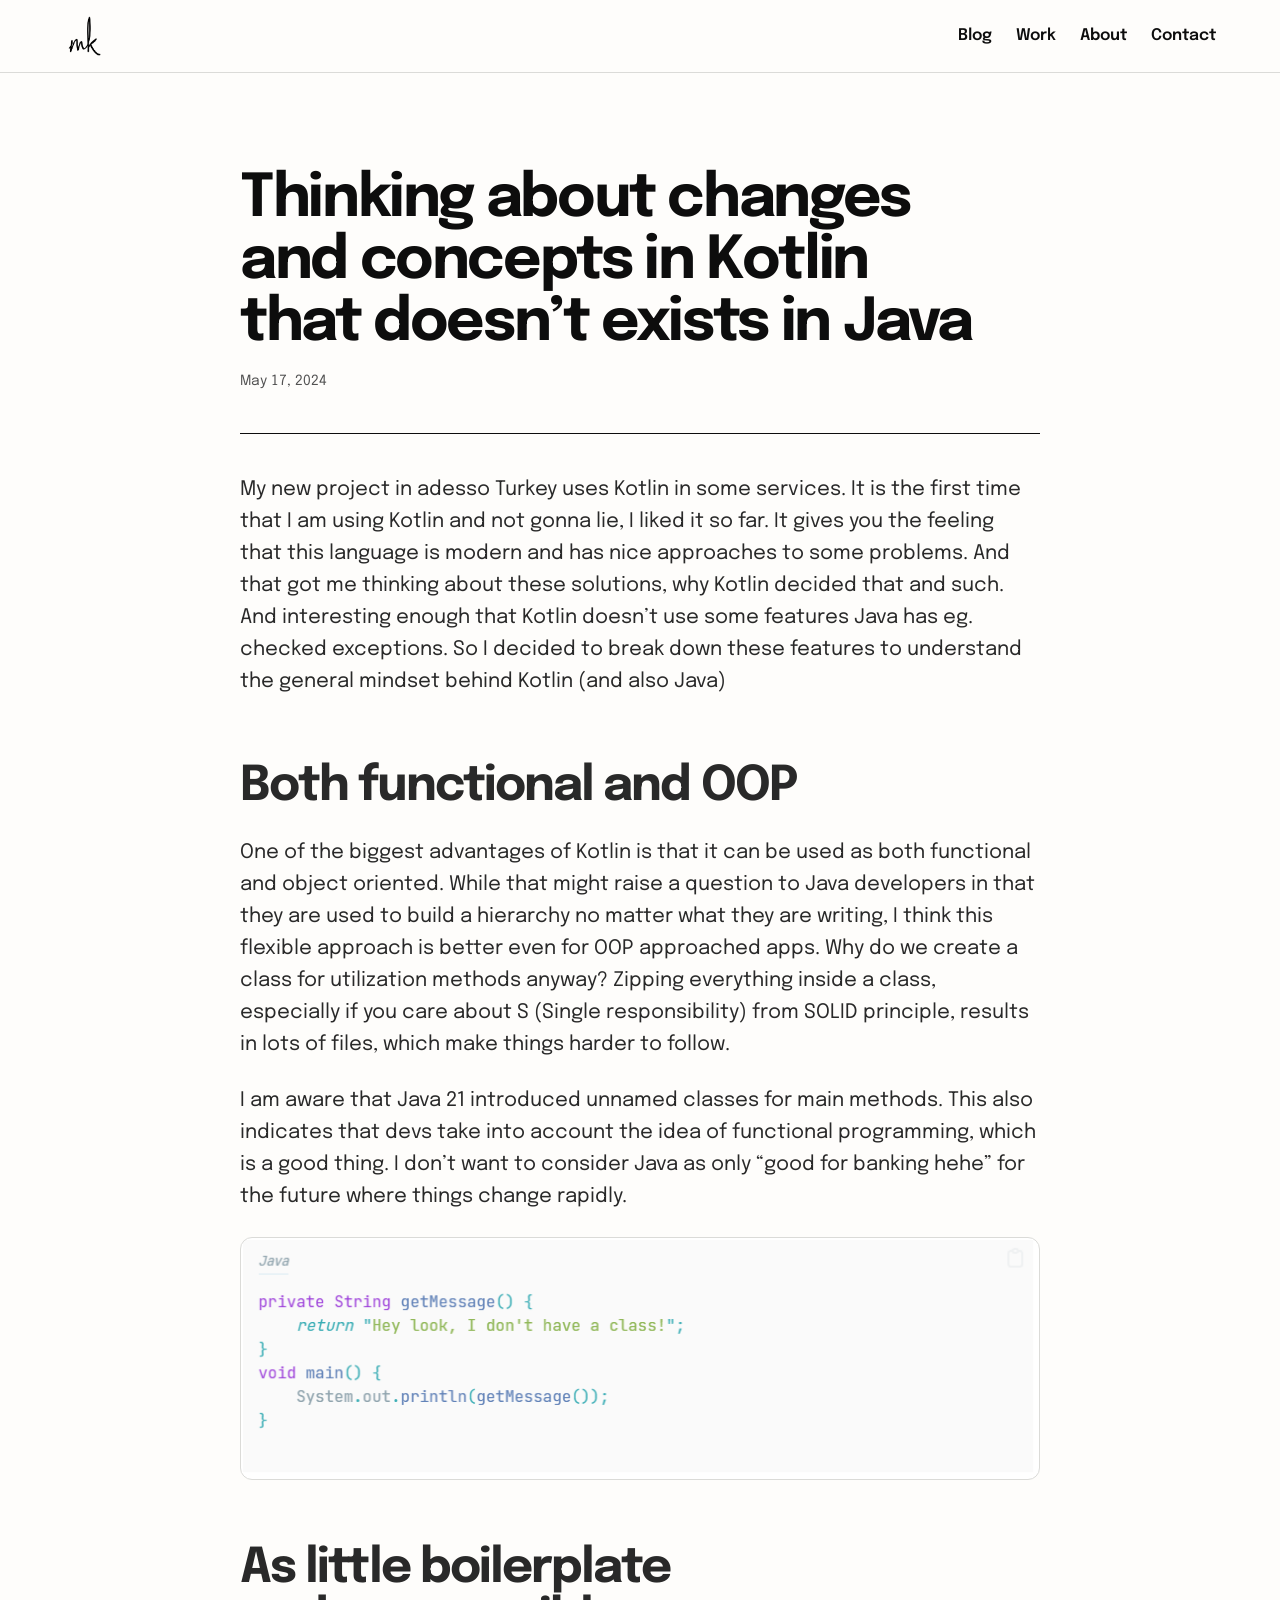
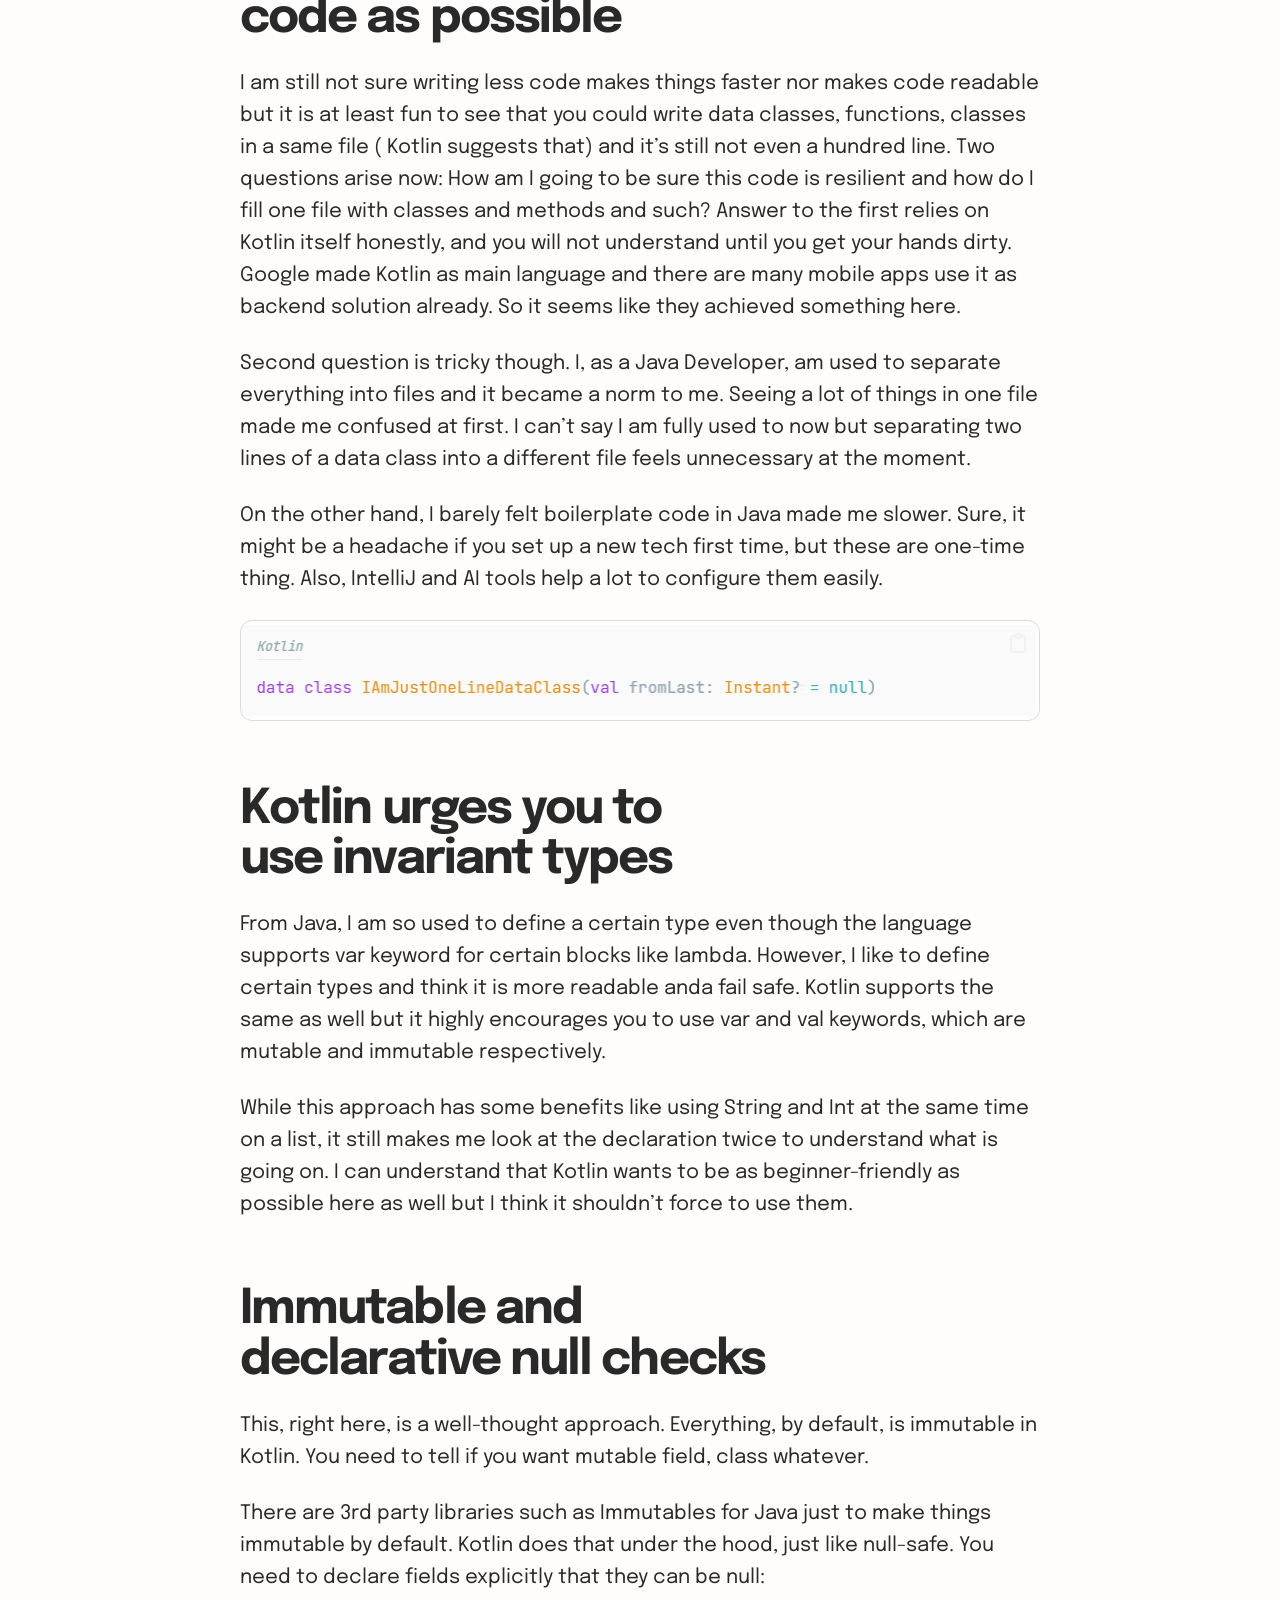
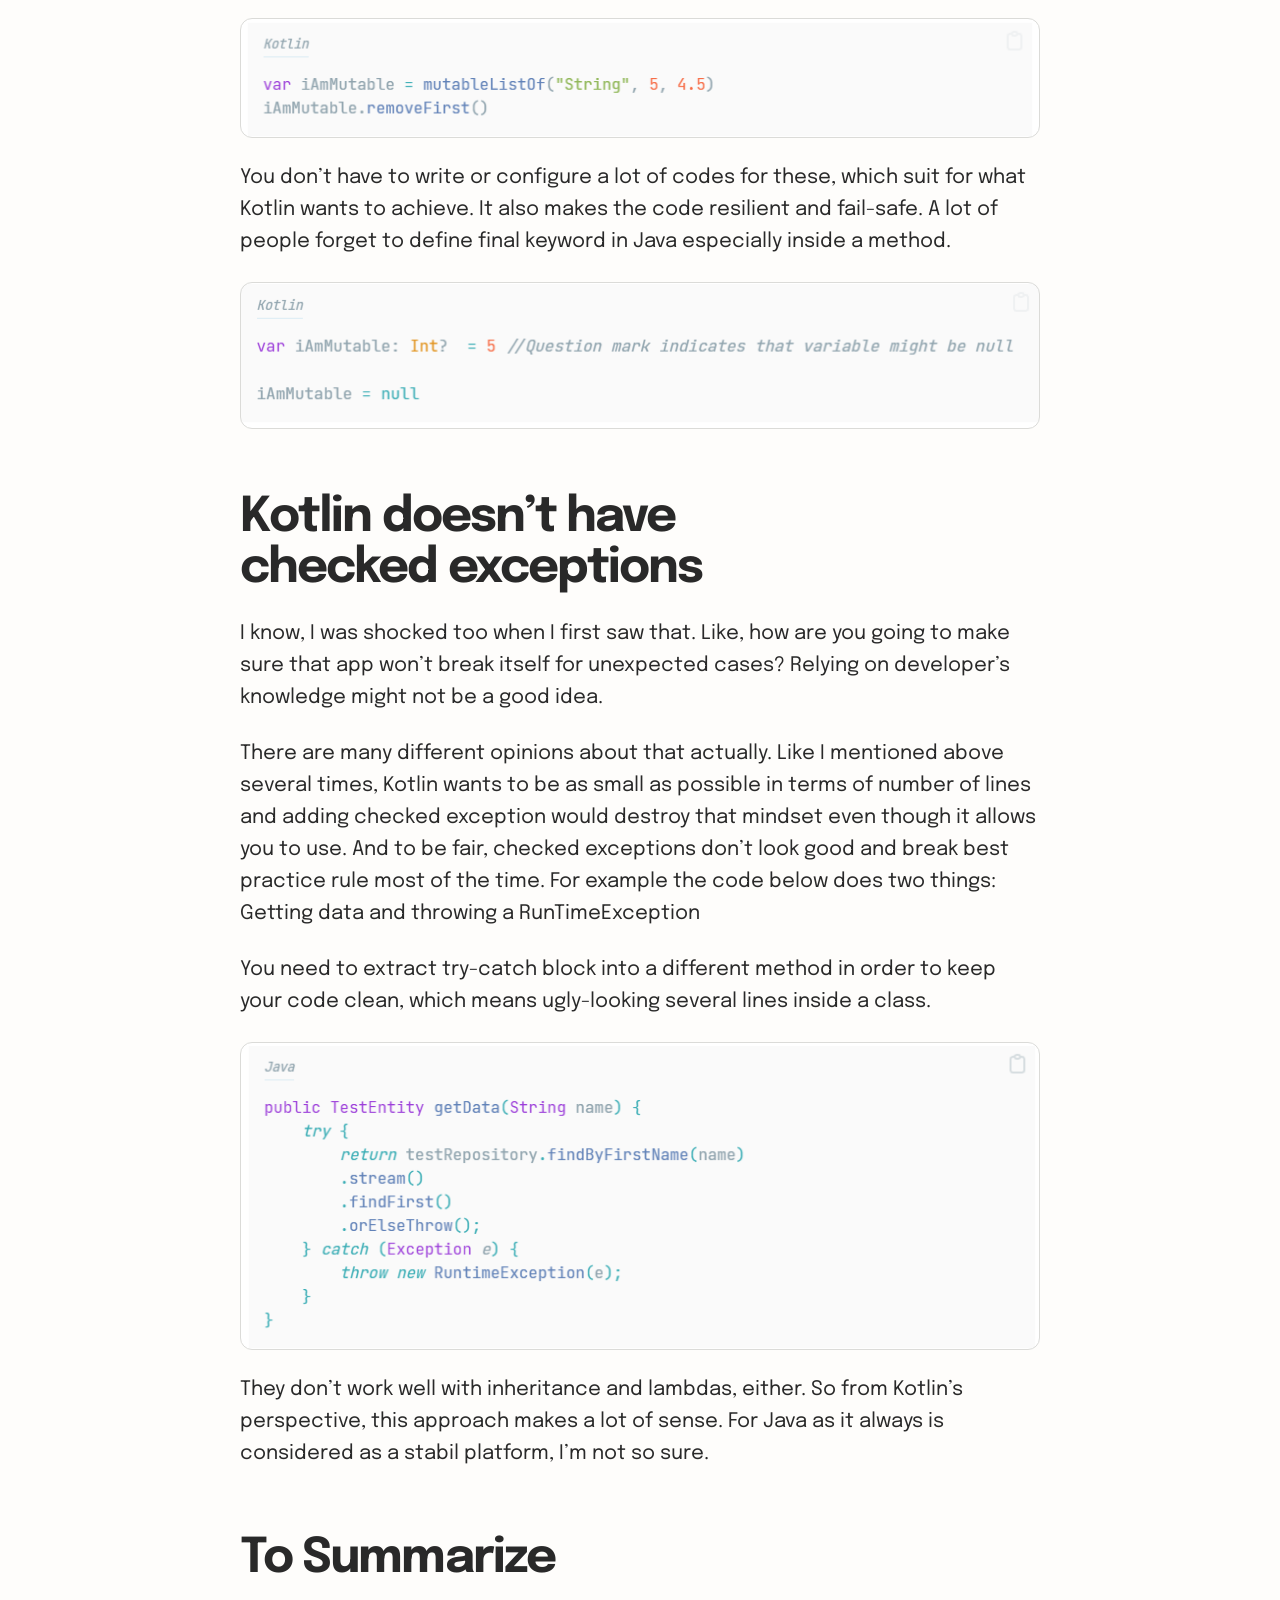
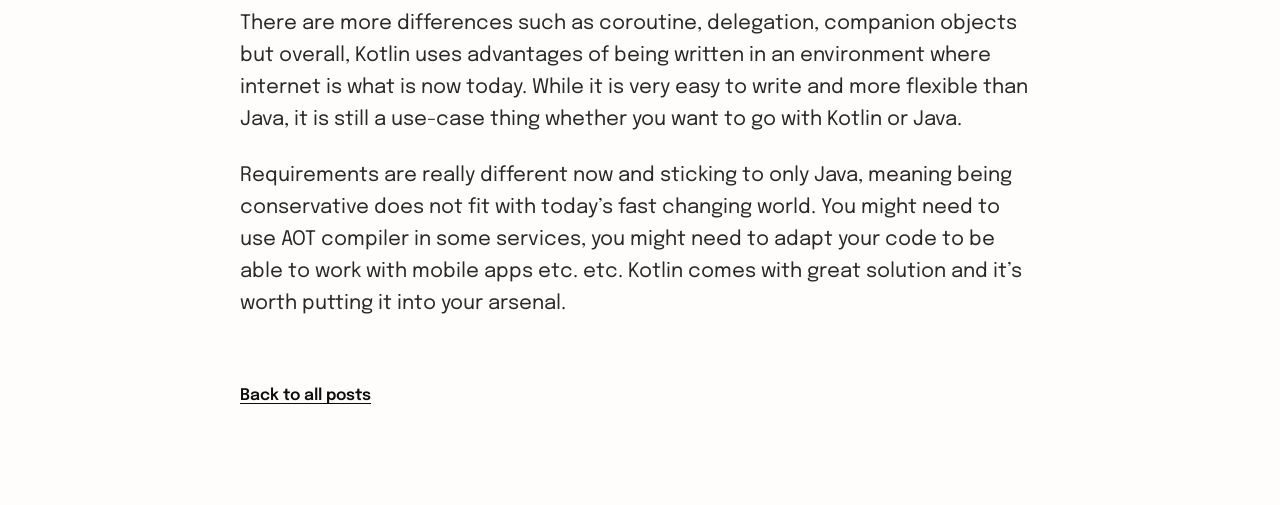
<file: posts/thinking-about-changes-and-concepts-in-kotlin-that-doesnt-exists-in-java.html>
<!doctype html>
<html lang="en">
<head>
<meta charset="utf-8">
<meta name="viewport" content="width=device-width,initial-scale=1">
<title>Thinking about changes and concepts in Kotlin that doesn’t exists in Java | Mert Köse</title>
<meta name="description" content="A Java developer starting a Kotlin project explores the thinking behind the language.">
<link rel="icon" type="image/png" href="../favicon.png">
<link rel="preconnect" href="https://fonts.googleapis.com"><link rel="preconnect" href="https://fonts.gstatic.com" crossorigin><link href="https://fonts.googleapis.com/css2?family=Epilogue:wght@400;600;700&amp;display=swap" rel="stylesheet">
<link rel="stylesheet" href="../style.css?v=0147457a">
</head>
<body>
<a class="skip" href="#main">Skip to content</a>
<header class="nav">
  <div class="container nav__bar">
    <a class="nav__brand" href="../index.html"><img src="../logo.png" alt="Mert Köse, home" width="40" height="40"></a>
    <nav aria-label="Main" class="nav__links"><a href="../index.html#blog">Blog</a><a href="../index.html#work">Work</a><a href="../index.html#about">About</a><a href="../index.html#contact">Contact</a></nav>
  </div>
</header>
<main id="main">
<article class="article">
  <div class="container container--text">
    <header class="article__head"><h1>Thinking about changes and concepts in Kotlin that doesn’t exists in Java</h1><p class="article__date"><time class="num" datetime="2024-05-17">May 17, 2024</time></p></header>
    <div class="article__body">
<p>My new project in adesso Turkey uses Kotlin in some services. It is the first time that I am using Kotlin and not gonna lie, I liked it so far. It gives you the feeling that this language is modern and has nice approaches to some problems. And that got me thinking about these solutions, why Kotlin decided that and such. And interesting enough that Kotlin doesn’t use some features Java has eg. checked exceptions. So I decided to break down these features to understand the general mindset behind Kotlin (and also Java)</p>
<h2>Both functional and OOP</h2>
<p>One of the biggest advantages of Kotlin is that it can be used as both functional and object oriented. While that might raise a question to Java developers in that they are used to build a hierarchy no matter what they are writing, I think this flexible approach is better even for OOP approached apps. Why do we create a class for utilization methods anyway? Zipping everything inside a class, especially if you care about S (Single responsibility) from SOLID principle, results in lots of files, which make things harder to follow.</p>
<p>I am aware that Java 21 introduced unnamed classes for main methods. This also indicates that devs take into account the idea of functional programming, which is a good thing. I don’t want to consider Java as only “good for banking hehe” for the future where things change rapidly.</p>
<img src="img/kotlin-image1.png" alt="Java code: a private getMessage() method returning a string and a main() method that prints it, with no enclosing class" loading="lazy">
<h2>As little boilerplate code as possible</h2>
<p>I am still not sure writing less code makes things faster nor makes code readable but it is at least fun to see that you could write data classes, functions, classes in a same file ( Kotlin suggests that) and it’s still not even a hundred line. Two questions arise now: How am I going to be sure this code is resilient and how do I fill one file with classes and methods and such? Answer to the first relies on Kotlin itself honestly, and you will not understand until you get your hands dirty. Google made Kotlin as main language and there are many mobile apps use it as backend solution already. So it seems like they achieved something here.</p>
<p>Second question is tricky though. I, as a Java Developer, am used to separate everything into files and it became a norm to me. Seeing a lot of things in one file made me confused at first. I can’t say I am fully used to now but separating two lines of a data class into a different file feels unnecessary at the moment.</p>
<p>On the other hand, I barely felt boilerplate code in Java made me slower. Sure, it might be a headache if you set up a new tech first time, but these are one-time thing. Also, IntelliJ and AI tools help a lot to configure them easily.</p>
<img src="img/kotlin-image2.png" alt="Kotlin code: a one-line data class IAmJustOneLineDataClass with a nullable Instant property" loading="lazy">
<h2>Kotlin urges you to use invariant types</h2>
<p>From Java, I am so used to define a certain type even though the language supports var keyword for certain blocks like lambda. However, I like to define certain types and think it is more readable anda fail safe. Kotlin supports the same as well but it highly encourages you to use var and val keywords, which are mutable and immutable respectively.</p>
<p>While this approach has some benefits like using String and Int at the same time on a list, it still makes me look at the declaration twice to understand what is going on. I can understand that Kotlin wants to be as beginner-friendly as possible here as well but I think it shouldn’t force to use them.</p>
<h2>Immutable and declarative null checks</h2>
<p>This, right here, is a well-thought approach. Everything, by default, is immutable in Kotlin. You need to tell if you want mutable field, class whatever.</p>
<p>There are 3rd party libraries such as Immutables for Java just to make things immutable by default. Kotlin does that under the hood, just like null-safe. You need to declare fields explicitly that they can be null:</p>
<img src="img/kotlin-image3.png" alt="Kotlin code: a mutable list holding a String, an Int and a Double, followed by a removeFirst() call" loading="lazy">
<p>You don’t have to write or configure a lot of codes for these, which suit for what Kotlin wants to achieve. It also makes the code resilient and fail-safe. A lot of people forget to define final keyword in Java especially inside a method.</p>
<img src="img/kotlin-image4.png" alt="Kotlin code: var iAmMutable: Int? = 5, where the question mark indicates the variable might be null, then assigned null" loading="lazy">
<h2>Kotlin doesn’t have checked exceptions</h2>
<p>I know, I was shocked too when I first saw that. Like, how are you going to make sure that app won’t break itself for unexpected cases? Relying on developer’s knowledge might not be a good idea.</p>
<p>There are many different opinions about that actually. Like I mentioned above several times, Kotlin wants to be as small as possible in terms of number of lines and adding checked exception would destroy that mindset even though it allows you to use. And to be fair, checked exceptions don’t look good and break best practice rule most of the time. For example the code below does two things: Getting data and throwing a RunTimeException</p>
<p>You need to extract try-catch block into a different method in order to keep your code clean, which means ugly-looking several lines inside a class.</p>
<img src="img/kotlin-image5.png" alt="Java code: getData(String name) wrapping a repository findByFirstName stream in a try block and rethrowing any Exception as a RuntimeException" loading="lazy">
<p>They don’t work well with inheritance and lambdas, either. So from Kotlin’s perspective, this approach makes a lot of sense. For Java as it always is considered as a stabil platform, I’m not so sure.</p>
<h2>To Summarize</h2>
<p>There are more differences such as coroutine, delegation, companion objects but overall, Kotlin uses advantages of being written in an environment where internet is what is now today. While it is very easy to write and more flexible than Java, it is still a use-case thing whether you want to go with Kotlin or Java.</p>
<p>Requirements are really different now and sticking to only Java, meaning being conservative does not fit with today’s fast changing world. You might need to use AOT compiler in some services, you might need to adapt your code to be able to work with mobile apps etc. etc. Kotlin comes with great solution and it’s worth putting it into your arsenal.</p>
    </div>
    <p class="article__back"><a href="../index.html#blog">Back to all posts</a></p>
  </div>
</article>
</main>
</body>
</html>
</file>
<file: style.css>
/* Hallmark · shape: Index-First · genre: editorial · theme: Ink (by request) · job: hire · draw: cc81e3
 * hero: Index (intro above the index) · nav: edge-aligned · footer: none · imagery: none · signature: the post list is the hero, the newest title set large over an ink rule · ink: paper · copy: verbatim
 * axes: light/grotesk-sans/chromatic-teal · posture: restrained · contrast: pass · fold: pass · v2.0.0 */
/* Hallmark · pre-emit critique: P4 H5 E4 S4 R5 V4 · weakest: S, the about section could belong to any developer; kept only facts from the old site and let the type carry it */
/* Hallmark · waive 22 · greys at zero chroma · the page is printed in plain black ink on white paper */
/* Hallmark · answered F15 · the 24px gap sits inside list rows between a date or label and its text, while section columns keep the wide gap */
@import url("./tokens.css");
@import url("./base.css");

.skip { position: absolute; left: var(--space-md); top: calc(-1 * var(--space-3xl)); z-index: var(--z-toast); padding: var(--space-xs) var(--space-md); background: var(--color-ink); color: var(--color-paper); border-radius: 10px; }
.skip:focus-visible { top: var(--space-md); }


/* nav: edge-aligned, the mark at one edge, three destinations at the other */
.nav { border-bottom: var(--rule-hair) solid var(--color-rule); }
.nav__bar { display: flex; align-items: center; justify-content: space-between; gap: var(--space-md); min-height: 72px; }
.nav__brand { display: inline-flex; align-items: center; gap: var(--space-sm); font-weight: 700; text-decoration: none; letter-spacing: -0.02em; }
.nav__brand img { width: 40px; height: 40px; }
.nav__links { display: flex; gap: var(--space-lg); }
.nav__links a { font-weight: 600; text-decoration: none; padding: var(--space-xs) 0; }
.nav__links a:active, .index__head h3 a:active, .index__more:active, .facts a:active, .contact a:active, .build a:active { text-decoration: underline; text-decoration-color: var(--color-accent); text-decoration-thickness: 3px; }
.nav__links a:hover { text-decoration: underline; text-decoration-color: var(--color-accent); text-decoration-thickness: 2px; }



/* hero: the introduction on top, the blog index under it with each post opened */
.hero__text { display: grid; gap: var(--space-lg); justify-items: center; margin-bottom: var(--space-2xl); margin-top: 2rem; }
.hero__text h1 { font-size: var(--text-display-s); max-width: none; }
.hero__text .lead { color: var(--color-ink-2);}
.index__list { margin: 0; padding: 0; list-style: none; border-top: var(--rule-hair) solid var(--color-ink); }
.index__row { display: grid; grid-template-columns: minmax(0, 5fr) minmax(0, 7fr); gap: var(--space-3xl); align-items: start; padding-block: var(--space-xl); border-bottom: var(--rule-hair) solid var(--color-rule); }
.index__head { display: grid; gap: var(--space-sm); }
.index__row time { font-size: var(--text-sm); color: var(--color-muted); }
.index__main { display: grid; gap: var(--space-md); }
.index__head h3 { max-width: none; }
.index__head h3 a { text-decoration: none; }
.index__head h3 a:hover { text-decoration: underline; text-decoration-color: var(--color-accent); text-decoration-thickness: 2px; text-underline-offset: 0.18em; }
.index__excerpt { display: grid; gap: var(--space-md); color: var(--color-ink-2); }
.index__excerpt ul { margin: 0; padding-left: var(--space-lg); }
.index__more { justify-self: start; font-weight: 600; }
.index__more:hover { text-decoration-color: var(--color-accent); text-decoration-thickness: 2px; }

/* about: one statement, a ruled list of facts */
.about { padding-block: var(--section-gap-s); }
.about__grid { display: grid; grid-template-columns: minmax(0, 5fr) minmax(0, 7fr); gap: var(--space-3xl); align-items: start; }
.about h2 { font-size: var(--text-section); max-width: 14ch; }
.facts { margin: 0; border-top: var(--rule-hair) solid var(--color-ink); }
.facts > div { display: grid; grid-template-columns: minmax(0, 8rem) minmax(0, 1fr); gap: var(--space-lg); padding-block: var(--space-lg); border-bottom: var(--rule-hair) solid var(--color-rule); }
.facts dt { font-size: var(--text-sm); color: var(--color-muted); padding-top: var(--space-3xs); }
.facts dd { margin: 0; font-size: var(--text-lg); line-height: 1.4; }
.facts a { font-weight: 600; }
.facts a:hover, .links a:hover .links__handle, .article a:hover { text-decoration-color: var(--color-accent); text-decoration-thickness: 2px; }

/* contact: an ink band, the address set large */
.contact { padding-block: var(--section-gap-s); background: var(--color-ink); color: var(--color-paper); }
.contact__grid { display: grid; grid-template-columns: minmax(0, 7fr) minmax(0, 5fr); gap: var(--space-3xl); align-items: end; }
.contact__lead { display: grid; gap: var(--space-xl); }
.contact h2 { font-size: var(--text-section); }
.contact__mail { font-size: clamp(1.5rem, 3.4vw, 3rem); font-weight: 700; letter-spacing: var(--tracking-display); line-height: 1.05; overflow-wrap: break-word; min-width: 0; text-decoration-thickness: 2px; text-underline-offset: 0.12em; }
.contact__mail:hover { text-decoration-color: var(--color-accent-soft); }
.contact :focus-visible { outline-color: var(--color-accent-soft); }
.links { margin: 0; padding: 0; list-style: none; border-top: var(--rule-hair) solid var(--color-paper); }
.links li { border-bottom: var(--rule-hair) solid var(--color-ink-2); }
.links a { display: flex; flex-wrap: wrap; justify-content: space-between; gap: var(--space-xs) var(--space-md); padding-block: var(--space-md); font-weight: 600; text-decoration: none; }
.links__handle { font-weight: 400; color: var(--color-rule); text-decoration: underline; text-decoration-color: transparent; text-underline-offset: 0.16em; }


/* a post */
.container--text { max-width: 58rem; }
.article { padding-block: var(--space-3xl) var(--space-3xl); }
.article__head { display: grid; gap: var(--space-md); padding-bottom: var(--space-xl); margin-bottom: var(--space-xl); border-bottom: var(--rule-hair) solid var(--color-ink); }
.article__head h1 { font-size: var(--text-display-s); max-width: none; }
.article__date { font-size: var(--text-sm); color: var(--color-muted); }
.article__body { display: grid; gap: var(--space-lg); font-size: var(--text-lg); line-height: 1.6; color: var(--color-ink-2); }
.article__body p { max-width: none; }
.article__body h2 { max-width: none; margin-top: var(--space-xl); font-size: var(--text-section); }
.article__body ul { margin: 0; padding-left: var(--space-lg); max-width: none; }
.article__body li + li { margin-top: var(--space-xs); }
.article__body blockquote { margin: var(--space-md) 0; padding: var(--space-xs) 0 var(--space-xs) var(--space-lg); border-left: 2px solid var(--color-ink); color: var(--color-ink); font-size: var(--text-xl); line-height: 1.4; max-width: 50ch; }
.article__body img { border-radius: var(--radius-card); outline: var(--rule-hair) solid var(--color-rule); outline-offset: -1px; }
.article__body code { font-family: var(--font-outlier); font-size: 0.9em; }
.article a { font-weight: 600; color: var(--color-ink); }
.article__back { margin-top: var(--space-2xl); }

@media (max-width: 60rem) {
  .index__row { grid-template-columns: minmax(0, 1fr); gap: var(--space-md); }
  .hero { min-height: 0; padding-block: var(--space-xl); }
  .about__grid, .contact__grid { grid-template-columns: minmax(0, 1fr); gap: var(--space-2xl); }
  .contact__grid { align-items: start; }
}
@media (max-width: 40rem) {
  .facts > div { grid-template-columns: minmax(0, 1fr); gap: var(--space-2xs); }
  .nav__links { gap: var(--space-md); }
}

/* work: the record as ruled rows, highlights folded away */
.work { padding-block: var(--section-gap-s); }
.work h2, .projects h2, .skills h2 { font-size: var(--text-section); max-width: 18ch; }
.jobs { margin: var(--space-2xl) 0 0; padding: 0; list-style: none; border-top: var(--rule-hair) solid var(--color-ink); }
.job { display: grid; grid-template-columns: minmax(0, 3fr) minmax(0, 4fr) minmax(0, 5fr); gap: var(--space-3xl); padding-block: var(--space-xl); border-bottom: var(--rule-hair) solid var(--color-rule); }
.job__dates { font-size: var(--text-sm); color: var(--color-muted); padding-top: var(--space-2xs); }
.job__main h3 { font-size: var(--text-3xl); letter-spacing: var(--tracking-display); }
.job__role { margin-top: var(--space-xs); font-size: var(--text-md); color: var(--color-ink-2); }
.job__body { display: grid; gap: var(--space-md); align-content: start; font-size: var(--text-lg); line-height: 1.45; }
.job__body details { font-size: var(--text-md); line-height: 1.55; }
.job__body summary { display: inline-block; min-height: 44px; padding-block: var(--space-xs); font-weight: 600; text-decoration: underline; text-underline-offset: 0.16em; cursor: pointer; list-style: none; }
.job__body summary::-webkit-details-marker { display: none; }
.job__body summary:hover { text-decoration-color: var(--color-accent); text-decoration-thickness: 2px; }
.job__body summary:focus-visible { outline: 2px solid var(--color-focus); outline-offset: 2px; }
.job__body ul { margin: var(--space-xs) 0 0; padding-left: var(--space-lg); color: var(--color-ink-2); }
.job__body li + li { margin-top: var(--space-xs); }

/* figures: plain black on a well, units beside every number */
.figures { padding-block: var(--section-gap-s) 0; }
.stats { display: grid; grid-template-columns: repeat(4, minmax(0, 1fr)); margin: 0; padding: var(--space-xl) 0; background: var(--color-paper-2); border: var(--rule-hair) solid var(--color-rule); border-radius: var(--radius-card); }
.stats > div { display: flex; flex-direction: column-reverse; justify-content: flex-end; gap: var(--space-sm); padding-inline: var(--space-xl); border-left: var(--rule-hair) solid var(--color-rule); }
.stats > div:first-child { border-left: 0; }
.stats dt { font-size: var(--text-sm); color: var(--color-ink-2); max-width: 22ch; }
.stats dd { margin: 0; font-variant-numeric: tabular-nums; font-size: var(--text-display-s); font-weight: 700; letter-spacing: var(--tracking-display); line-height: 1; }

/* projects: the name large, what it is beside it */
.projects { padding-block: var(--section-gap-s) 0; }
.builds { margin: var(--space-2xl) 0 0; padding: 0; list-style: none; border-top: var(--rule-hair) solid var(--color-ink); }
.build { display: grid; grid-template-columns: minmax(0, 5fr) minmax(0, 7fr); gap: var(--space-3xl); padding-block: var(--space-xl); border-bottom: var(--rule-hair) solid var(--color-rule); }
.build h3 { font-size: var(--text-3xl); max-width: none; letter-spacing: var(--tracking-display); line-height: 1.02; }
.build h3 a { text-decoration: none; }
.build h3 a:hover { text-decoration: underline; text-decoration-color: var(--color-accent); text-decoration-thickness: 3px; text-underline-offset: 0.12em; }
.build__body { display: grid; gap: var(--space-md); font-size: var(--text-lg); line-height: 1.45; }
.build__body a { font-weight: 600; }
.build__stack { font-size: var(--text-sm); color: var(--color-muted); }

/* skills: grouped in running lines */
.skills { padding-block: var(--section-gap-s) 0; }
.skills__grid { display: grid; grid-template-columns: minmax(0, 5fr) minmax(0, 7fr); gap: var(--space-3xl); align-items: start; }
.skills__lead { display: grid; gap: var(--space-lg); }
.skills__cert { font-size: var(--text-lg); font-weight: 600; }
.stack { margin: 0; border-top: var(--rule-hair) solid var(--color-ink); }
.stack > div { display: grid; gap: var(--space-2xs); padding-block: var(--space-md); border-bottom: var(--rule-hair) solid var(--color-rule); }
.stack dt { font-size: var(--text-sm); color: var(--color-muted); }
.stack dd { margin: 0; font-size: var(--text-lg); line-height: 1.4; }

@media (max-width: 60rem) {
  .job { grid-template-columns: minmax(0, 1fr); gap: var(--space-sm); }
  .stats { grid-template-columns: repeat(2, minmax(0, 1fr)); row-gap: var(--space-xl); }
  .stats > div:nth-child(odd) { border-left: 0; }
  .build, .skills__grid { grid-template-columns: minmax(0, 1fr); gap: var(--space-lg); }
  .skills__grid { gap: var(--space-2xl); }
}
@media (max-width: 40rem) {
  .stats > div { padding-inline: var(--space-md); }
  .nav__links { gap: var(--space-sm); font-size: var(--text-sm); }
}
</file>
